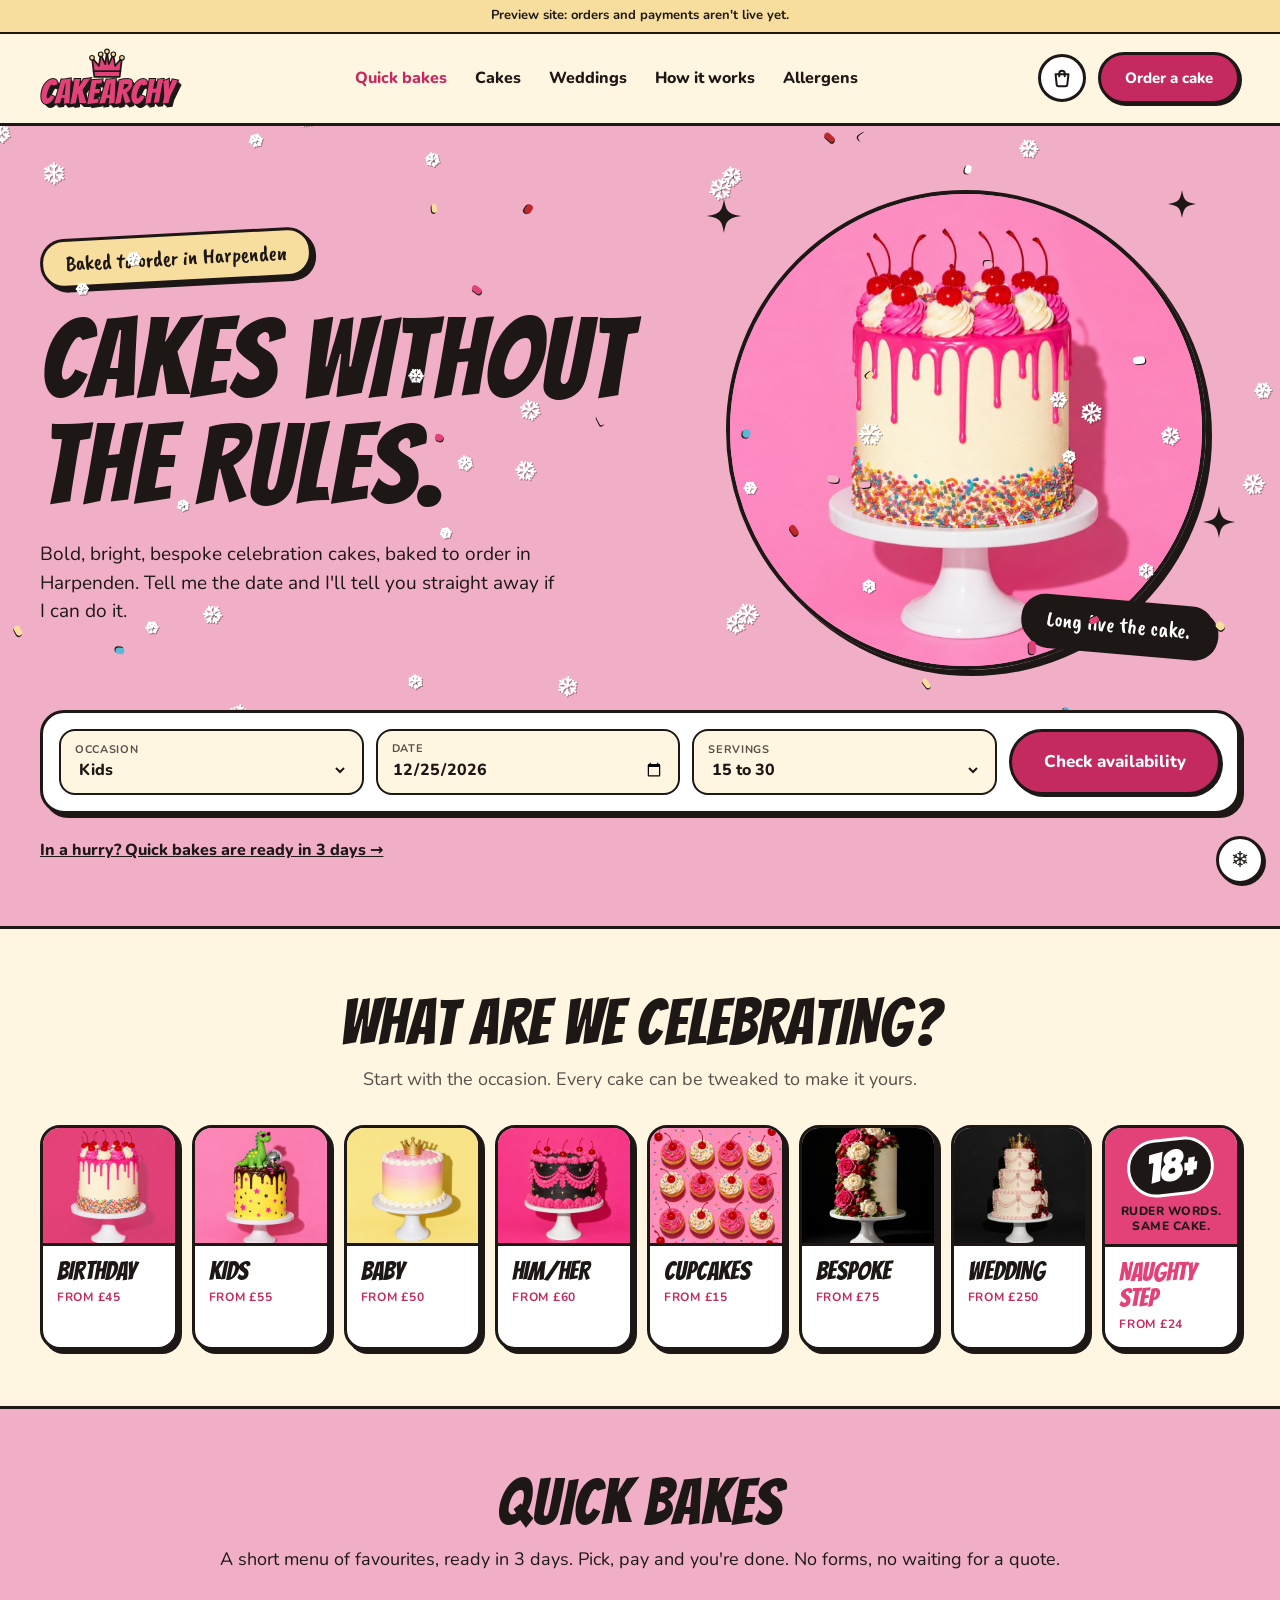
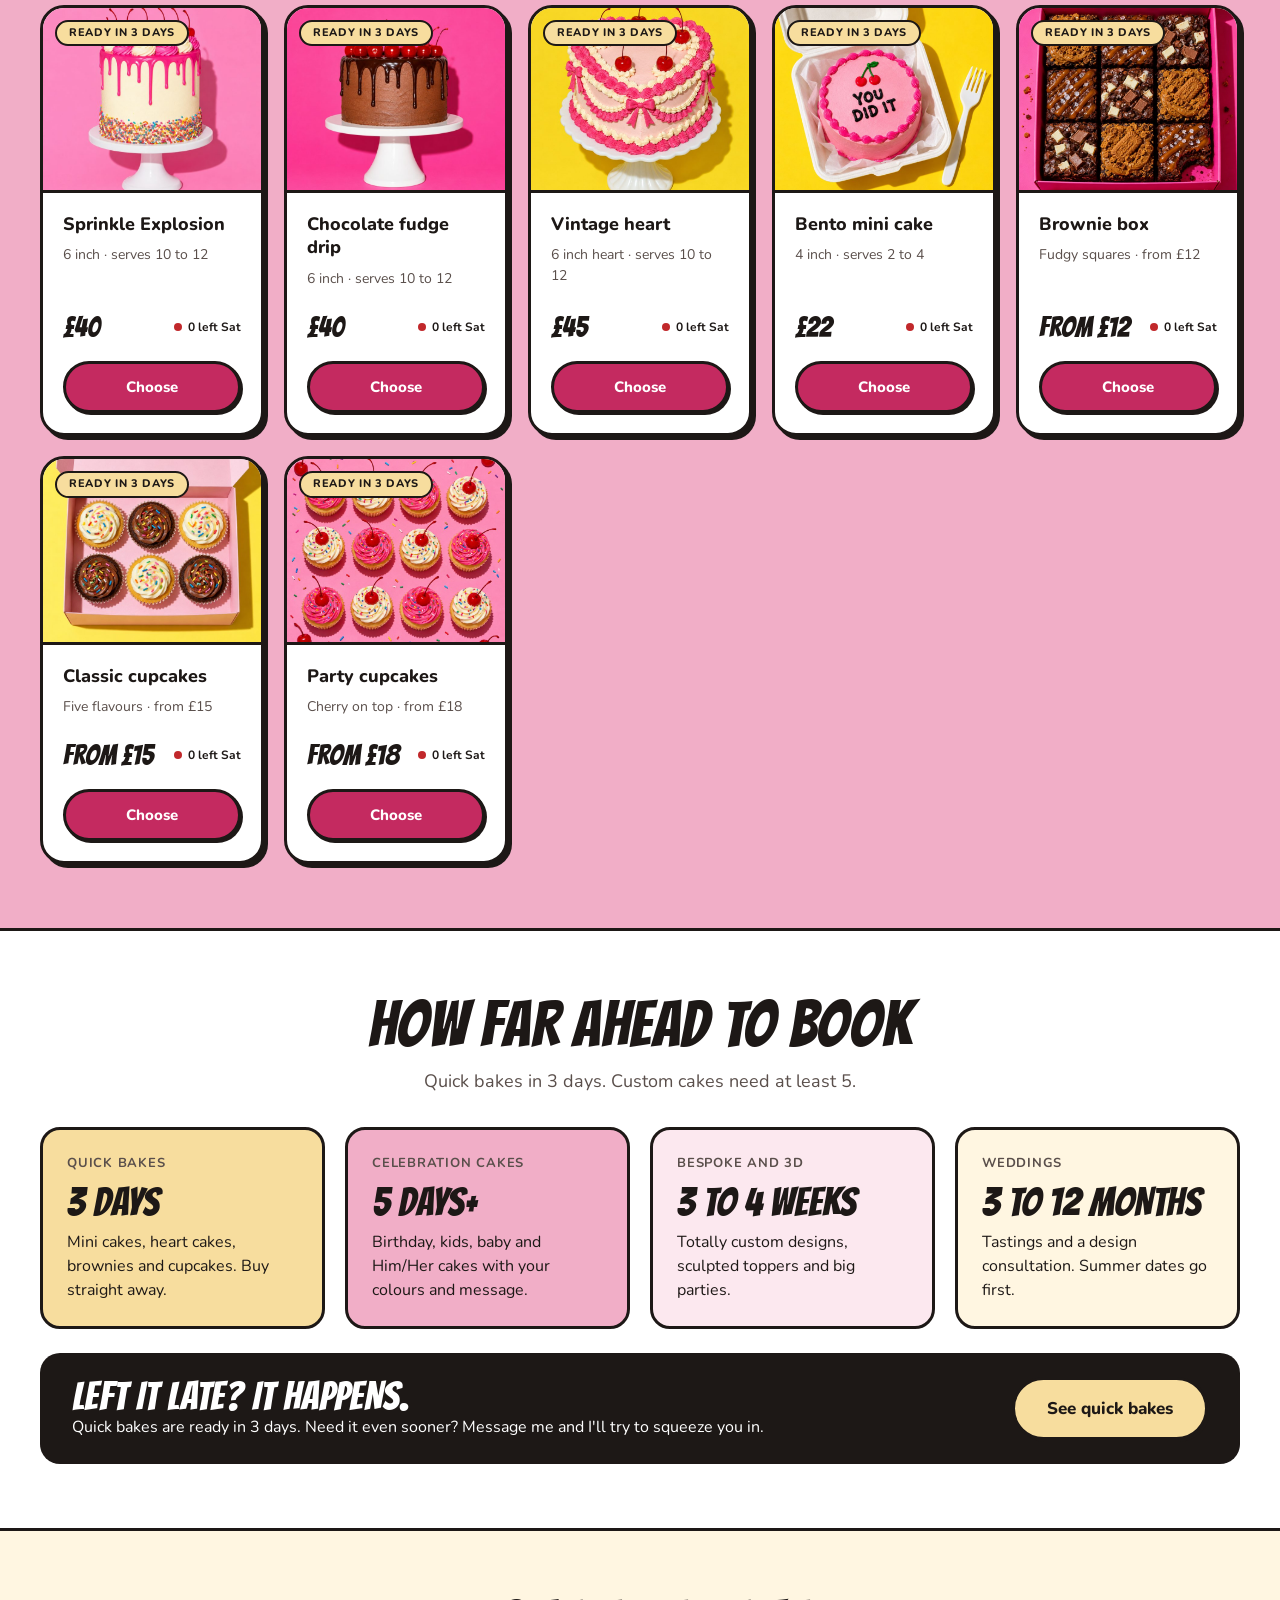
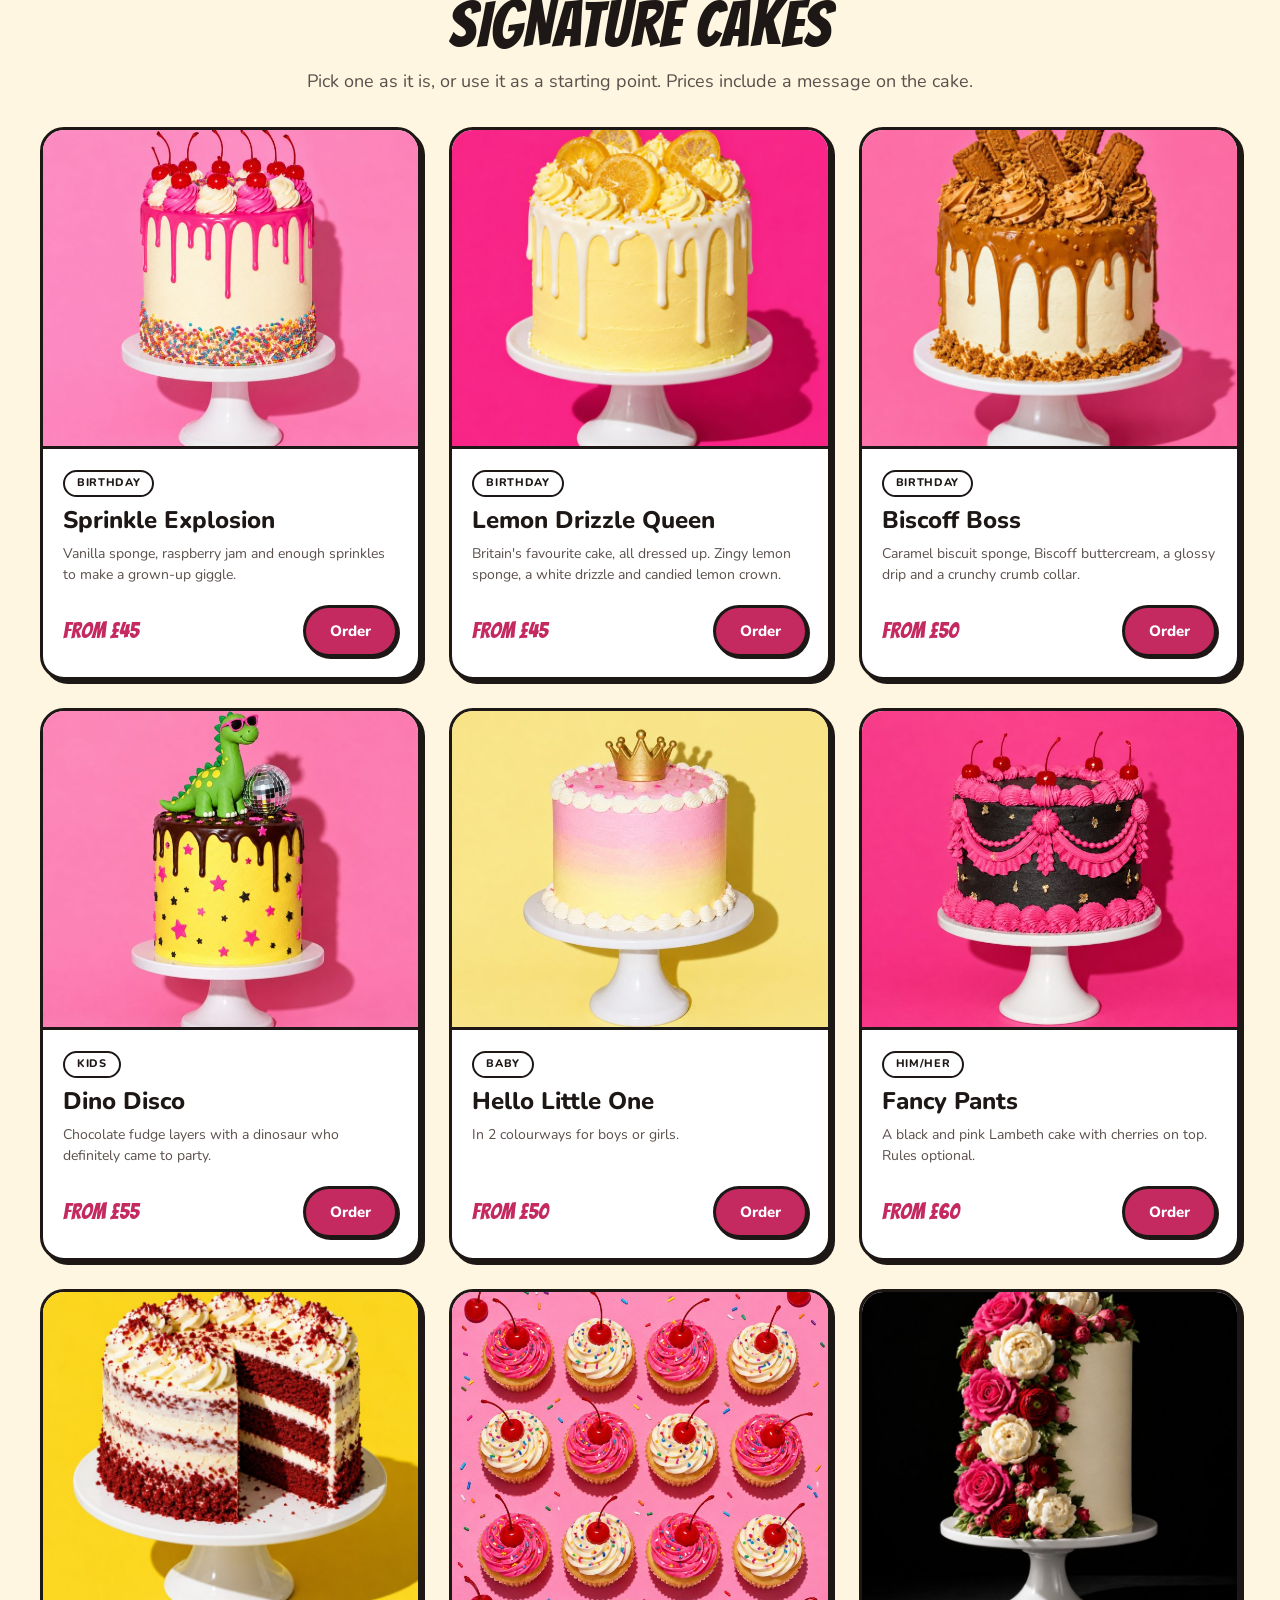
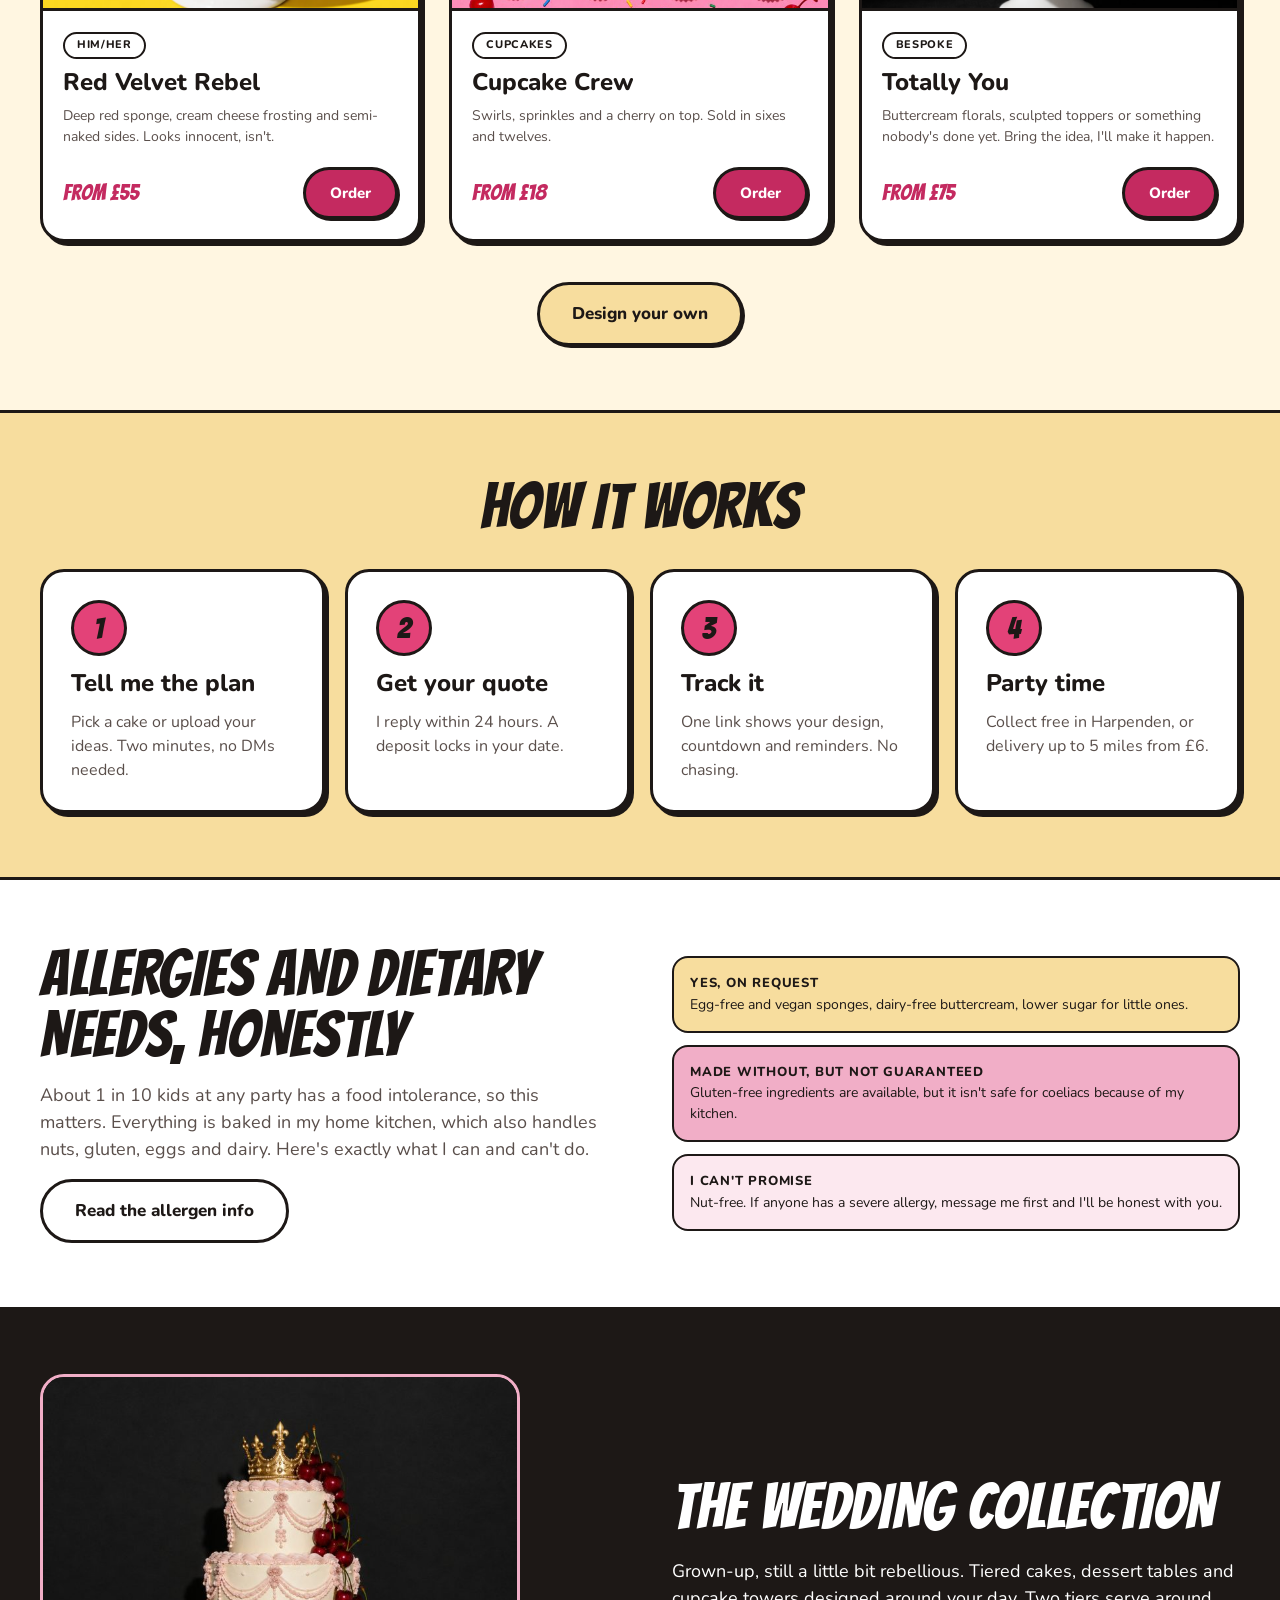
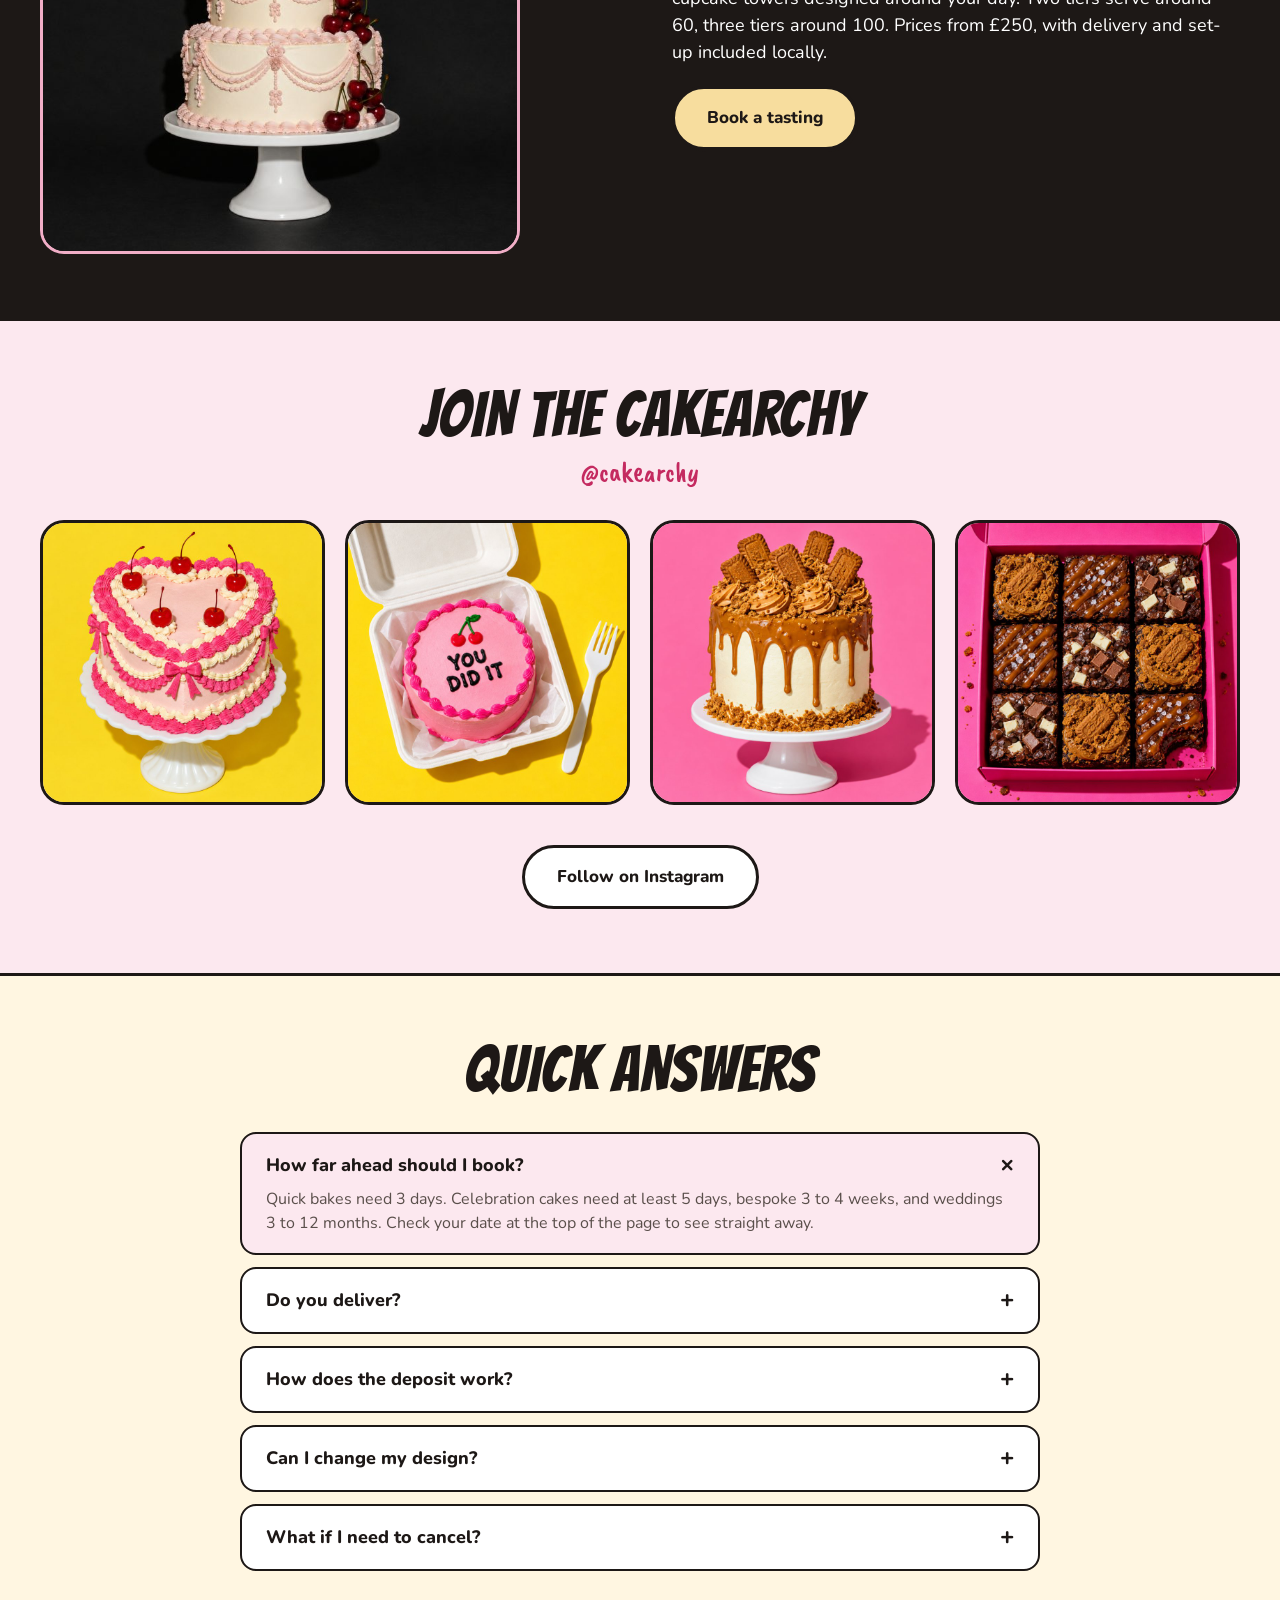
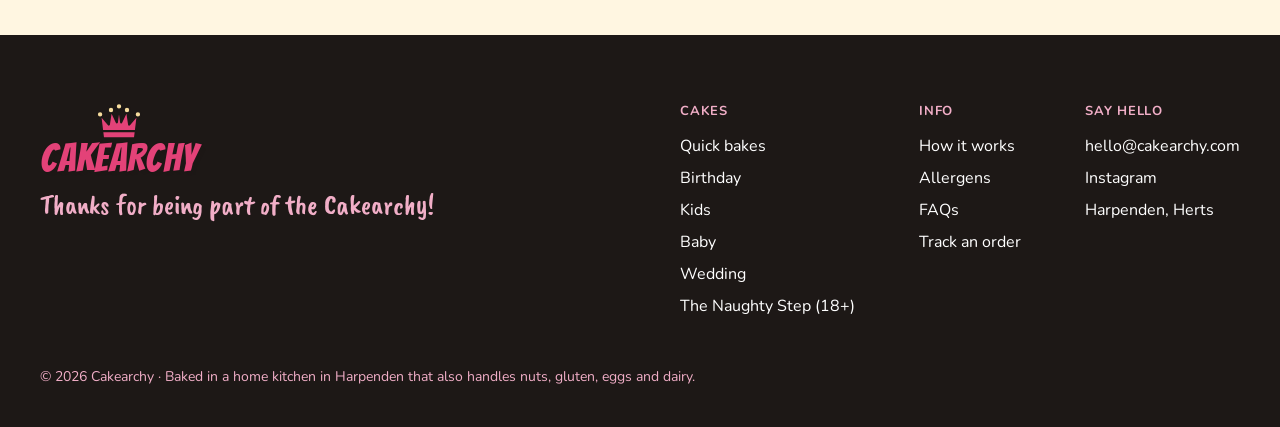
<file: index.html>
<!DOCTYPE html>
<html lang="en-GB">
<head>
  <meta charset="utf-8">
  <meta name="viewport" content="width=device-width, initial-scale=1">
  <title>Cakearchy · Cakes without the rules · Harpenden</title>
  <meta name="description" content="Bold, bright, bespoke celebration cakes and quick bakes, baked to order in Harpenden.">
  <link rel="icon" href="assets/favicon.svg" type="image/svg+xml">
  <link rel="preconnect" href="https://fonts.googleapis.com"><link rel="preconnect" href="https://fonts.gstatic.com" crossorigin>
  <link href="https://fonts.googleapis.com/css2?family=Bangers&family=Caveat+Brush&family=Kaushan+Script&family=Nunito:wght@400;700;800&display=swap" rel="stylesheet">
  <link rel="stylesheet" href="css/styles.css?v=14">
</head>
<body>
  <div id="site-header"></div>
  <main>
    <!-- 1. Hero with date-first search -->
    <section class="hero">
      <div class="wrap">
        <div class="hero-grid">
          <div class="hero-copy">
            <span class="sticker butter tilt-l">Baked to order in Harpenden</span>
            <h1 class="display-xl">CAKES WITHOUT<br>THE RULES.</h1>
            <p class="lead">Bold, bright, bespoke celebration cakes, baked to order in Harpenden. Tell me the date and I'll tell you straight away if I can do it.</p>
          </div>
          <div class="hero-art">
            <img class="photo" src="assets/img/birthday.jpg" alt="Sprinkle Explosion cake with a pink drip and cherries">
            <span class="sticker ink tilt-r">Long live the cake.</span>
            <span class="sparkle" style="top:2%;left:-4%;width:34px" data-sparkle></span>
            <span class="sparkle" style="top:0;right:2%" data-sparkle></span>
            <span class="sparkle" style="bottom:26%;right:-6%;width:32px" data-sparkle></span>
          </div>
        </div>

        <form class="finder" id="finder" aria-label="Check availability">
          <div class="field-box"><div><label for="f-occ">Occasion</label>
            <select id="f-occ" name="occasion"></select></div></div>
          <div class="field-box"><div><label for="f-date">Date</label>
            <input id="f-date" name="date" type="date" required></div></div>
          <div class="field-box"><div><label for="f-guests">Servings</label>
            <select id="f-guests" name="guests"><option>Up to 15</option><option selected>15 to 30</option><option>30 to 50</option><option>50 to 100</option><option>100+</option></select></div></div>
          <button class="btn btn-primary btn-lg" type="submit">Check availability</button>
        </form>
        <div class="finder-result" id="finder-result" aria-live="polite">
          <a href="quick-bakes.html" style="font-weight:800">In a hurry? Quick bakes are ready in 3 days →</a>
        </div>
      </div>
    </section>

    <!-- 2. Shop by occasion -->
    <section class="section" style="padding-bottom:56px">
      <div class="wrap">
        <div class="section-head"><h2>WHAT ARE WE CELEBRATING?</h2><p class="lead">Start with the occasion. Every cake can be tweaked to make it yours.</p></div>
        <div class="tiles" id="tiles"></div>
      </div>
    </section>

    <!-- 3. Quick bakes -->
    <section class="section bg-soft" id="quick">
      <div class="wrap">
        <div class="section-head"><h2>QUICK BAKES</h2><p class="lead" style="color:var(--text)">A short menu of favourites, ready in 3 days. Pick, pay and you're done. No forms, no waiting for a quote.</p></div>
        <div class="grid-5" id="quick-grid"></div>
      </div>
    </section>

    <!-- 4. Lead times -->
    <section class="section bg-surface">
      <div class="wrap">
        <div class="section-head"><h2>HOW FAR AHEAD TO BOOK</h2><p class="lead">Quick bakes in 3 days. Custom cakes need at least 5.</p></div>
        <div class="grid-4" id="lead-cards"></div>
        <div class="banner">
          <div><div class="display-m">LEFT IT LATE? IT HAPPENS.</div><p>Quick bakes are ready in 3 days. Need it even sooner? Message me and I'll try to squeeze you in.</p></div>
          <a class="btn btn-secondary btn-lg" href="quick-bakes.html">See quick bakes</a>
        </div>
      </div>
    </section>

    <!-- 5. Signature cakes -->
    <section class="section" id="cakes">
      <div class="wrap">
        <div class="section-head"><h2>SIGNATURE CAKES</h2><p class="lead">Pick one as it is, or use it as a starting point. Prices include a message on the cake.</p></div>
        <div class="grid-3" id="sig-grid"></div>
        <div style="text-align:center;margin-top:40px"><a class="btn btn-secondary btn-lg" href="order.html">Design your own</a></div>
      </div>
    </section>

    <!-- 6. How it works -->
    <section class="section bg-accent" id="how">
      <div class="wrap">
        <div class="section-head"><h2>HOW IT WORKS</h2></div>
        <div class="grid-4">
          <div class="step-card"><span class="num">1</span><h3>Tell me the plan</h3><p class="muted">Pick a cake or upload your ideas. Two minutes, no DMs needed.</p></div>
          <div class="step-card"><span class="num">2</span><h3>Get your quote</h3><p class="muted">I reply within 24 hours. A deposit locks in your date.</p></div>
          <div class="step-card"><span class="num">3</span><h3>Track it</h3><p class="muted">One link shows your design, countdown and reminders. No chasing.</p></div>
          <div class="step-card"><span class="num">4</span><h3>Party time</h3><p class="muted">Collect free in Harpenden, or delivery up to 5 miles from £6.</p></div>
        </div>
      </div>
    </section>

    <!-- 7. Allergies -->
    <section class="section bg-surface" id="allergies">
      <div class="wrap split">
        <div style="display:grid;gap:16px;justify-items:start">
          <h2>ALLERGIES AND DIETARY NEEDS, HONESTLY</h2>
          <p class="lead">About 1 in 10 kids at any party has a food intolerance, so this matters. Everything is baked in my home kitchen, which also handles nuts, gluten, eggs and dairy. Here's exactly what I can and can't do.</p>
          <a class="btn btn-outline btn-lg" href="allergens.html">Read the allergen info</a>
        </div>
        <div style="display:grid;gap:12px">
          <div class="notice info"><div><strong class="label">Yes, on request</strong><p>Egg-free and vegan sponges, dairy-free buttercream, lower sugar for little ones.</p></div></div>
          <div class="notice good"><div><strong class="label">Made without, but not guaranteed</strong><p>Gluten-free ingredients are available, but it isn't safe for coeliacs because of my kitchen.</p></div></div>
          <div class="notice" style="background:var(--bg-brand-subtle)"><div><strong class="label">I can't promise</strong><p>Nut-free. If anyone has a severe allergy, message me first and I'll be honest with you.</p></div></div>
        </div>
      </div>
    </section>

    <!-- 8. Weddings -->
    <section class="section bg-ink" id="weddings">
      <div class="wrap split">
        <img src="assets/img/wedding.jpg" alt="Three-tier cream wedding cake with pink piping, cherries and a gold crown" style="border:3px solid var(--pink-200);border-radius:24px;max-width:480px;width:100%">
        <div style="display:grid;gap:20px;justify-items:start">
          <h2>THE WEDDING COLLECTION</h2>
          <p class="lead" style="color:#fff">Grown-up, still a little bit rebellious. Tiered cakes, dessert tables and cupcake towers designed around your day. Two tiers serve around 60, three tiers around 100. Prices from £250, with delivery and set-up included locally.</p>
          <a class="btn btn-secondary btn-lg" href="order.html?occasion=wedding">Book a tasting</a>
        </div>
      </div>
    </section>

    <!-- 9. Instagram -->
    <section class="section bg-subtle">
      <div class="wrap">
        <div class="section-head"><h2>JOIN THE CAKEARCHY</h2><span class="hand brand">@cakearchy</span></div>
        <div class="ig-grid">
          <img src="assets/img/heart.jpg" alt="Vintage heart cake with frilly pink piping and cherries" loading="lazy">
          <img src="assets/img/bento.jpg" alt="Pink bento mini cake saying You did it" loading="lazy">
          <img src="assets/img/biscoff.jpg" alt="Biscoff drip cake topped with biscuits" loading="lazy">
          <img src="assets/img/brownies.jpg" alt="Box of Biscoff, salted caramel and triple chocolate brownies" loading="lazy">
        </div>
        <div style="text-align:center;margin-top:40px"><a class="btn btn-outline btn-lg" href="https://instagram.com/cakearchy">Follow on Instagram</a></div>
      </div>
    </section>

    <!-- 10. FAQ -->
    <section class="section" id="faq">
      <div class="wrap">
        <div class="section-head"><h2>QUICK ANSWERS</h2></div>
        <div class="faq">
          <details open><summary>How far ahead should I book?</summary><p>Quick bakes need 3 days. Celebration cakes need at least 5 days, bespoke 3 to 4 weeks, and weddings 3 to 12 months. Check your date at the top of the page to see straight away.</p></details>
          <details><summary>Do you deliver?</summary><p>Yes, up to 5 miles from Harpenden. It's £6 within Harpenden and £10 up to 5 miles. Collection from Harpenden is free.</p></details>
          <details><summary>How does the deposit work?</summary><p>For custom cakes, a 30% deposit secures your date and the rest is due a week before collection. Quick bakes are paid in full when you order.</p></details>
          <details><summary>Can I change my design?</summary><p>Of course, up to 7 days before collection. After that the ingredients are bought and the decorating is underway.</p></details>
          <details><summary>What if I need to cancel?</summary><p>Let me know as soon as you can. Custom cake deposits are refundable up to 14 days before your date. Quick bakes can be cancelled free up to 48 hours before.</p></details>
        </div>
      </div>
    </section>
  </main>
  <div id="site-footer"></div>

  <script src="js/config.js?v=14"></script>
  <script src="js/site.js?v=14"></script>
  <script src="js/home.js?v=14"></script>
  <script src="js/festive.js?v=14"></script>
</body>
</html>
</file>
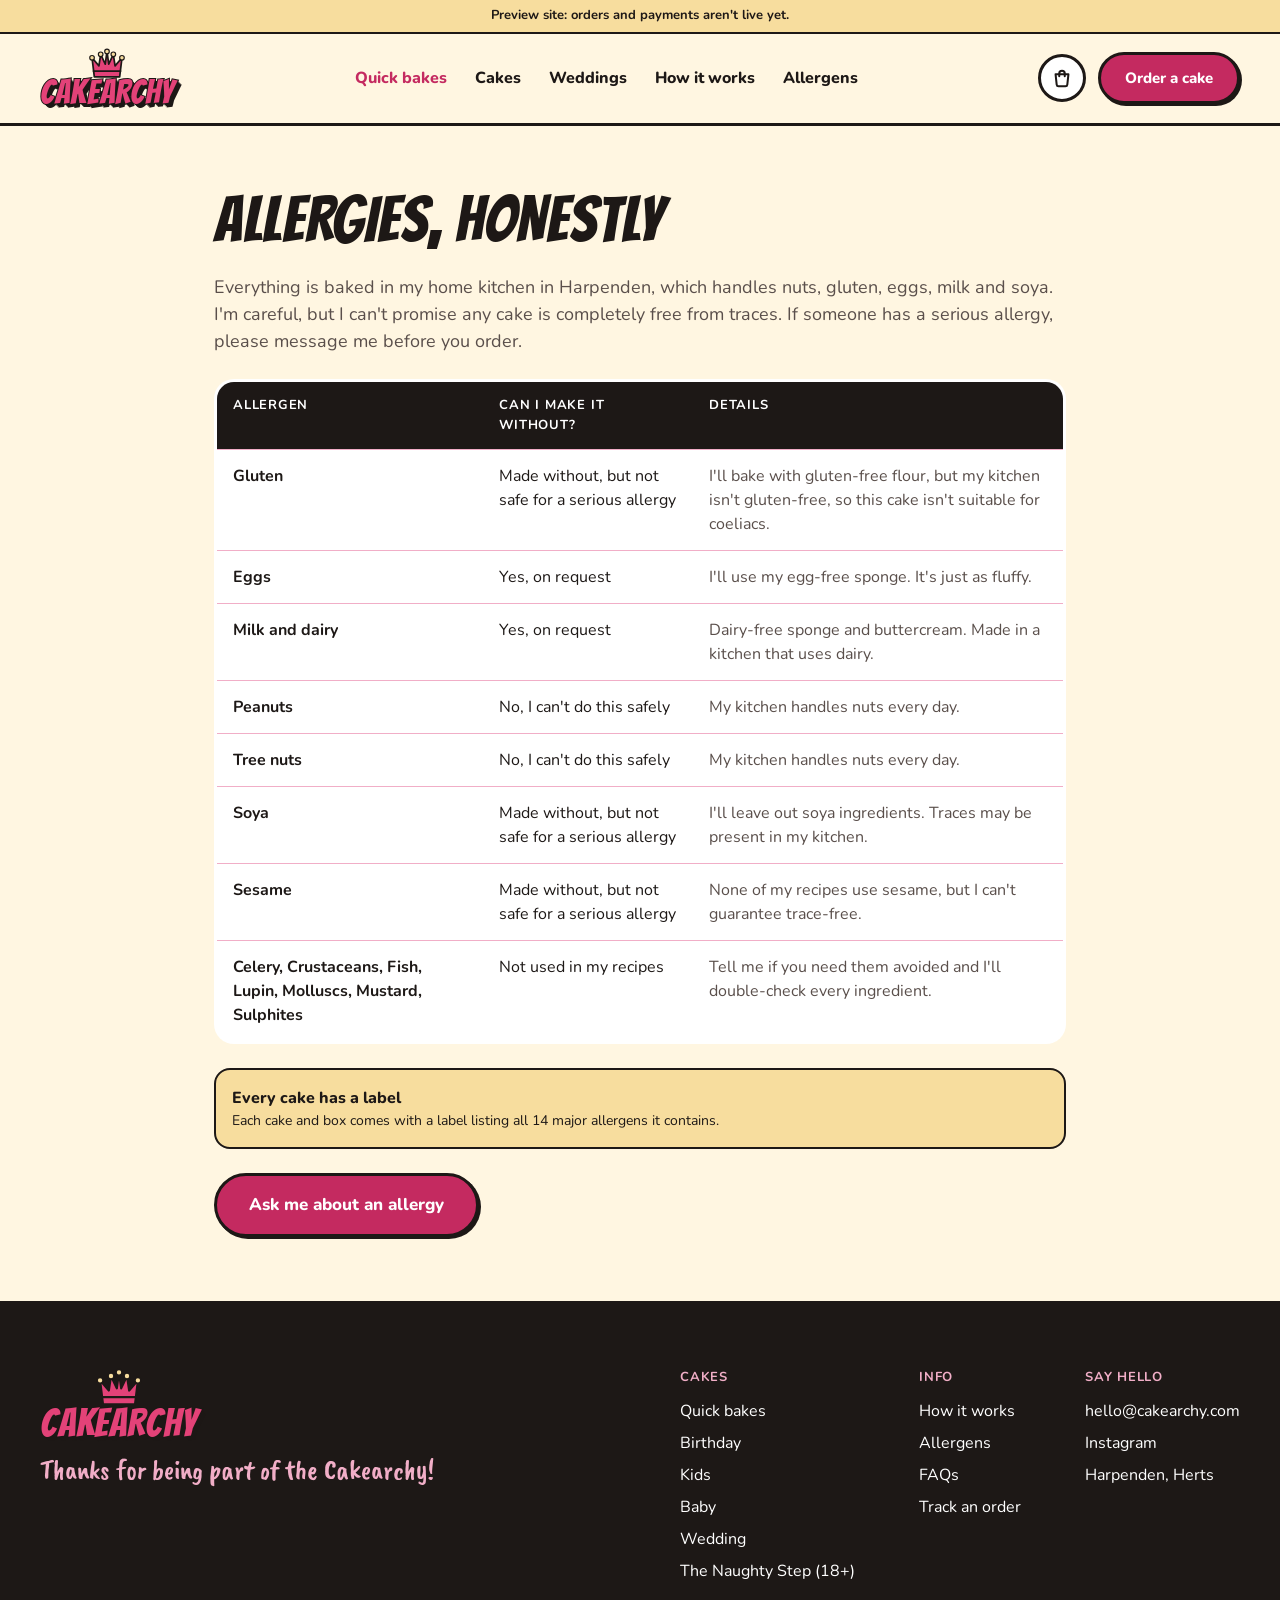
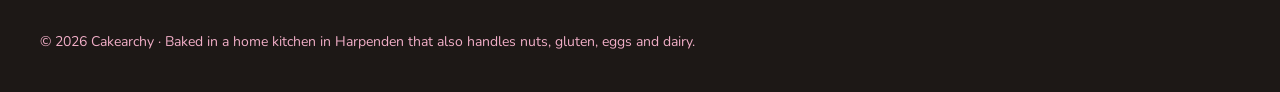
<file: allergens.html>
<!DOCTYPE html>
<html lang="en-GB">
<head>
  <meta charset="utf-8">
  <meta name="viewport" content="width=device-width, initial-scale=1">
  <title>Allergens · Cakearchy</title>
  <link rel="icon" href="assets/favicon.svg" type="image/svg+xml">
  <link rel="preconnect" href="https://fonts.googleapis.com"><link rel="preconnect" href="https://fonts.gstatic.com" crossorigin>
  <link href="https://fonts.googleapis.com/css2?family=Bangers&family=Caveat+Brush&family=Kaushan+Script&family=Nunito:wght@400;700;800&display=swap" rel="stylesheet">
  <link rel="stylesheet" href="css/styles.css?v=14">
  <style>
    table { width: 100%; border-collapse: collapse; border: 3px solid var(--border); border-radius: 20px; overflow: hidden; background: var(--bg-surface); }
    th, td { text-align: left; padding: 14px 16px; border-bottom: 1px solid var(--pink-200); vertical-align: top; }
    th { background: var(--bg-inverse); color: #fff; font-size: 13px; letter-spacing: .06em; text-transform: uppercase; }
  </style>
</head>
<body>
  <div id="site-header"></div>
  <main>
    <section class="section">
      <div class="wrap" style="max-width:900px;display:grid;gap:24px">
        <h1 class="display-l">ALLERGIES, HONESTLY</h1>
        <p class="lead">Everything is baked in my home kitchen in Harpenden, which handles nuts, gluten, eggs, milk and soya. I'm careful, but I can't promise any cake is completely free from traces. If someone has a serious allergy, please message me before you order.</p>
        <div id="table"></div>
        <div class="notice info"><div><strong>Every cake has a label</strong><p>Each cake and box comes with a label listing all 14 major allergens it contains.</p></div></div>
        <a class="btn btn-primary btn-lg" style="justify-self:start" href="mailto:hello@cakearchy.com?subject=Allergy question">Ask me about an allergy</a>
      </div>
    </section>
  </main>
  <div id="site-footer"></div>
  <script src="js/config.js?v=14"></script>
  <script src="js/site.js?v=14"></script>
  <script>
    document.addEventListener('DOMContentLoaded', () => {
      const { C } = window.CA;
      const say = { yes: 'Yes, on request', ingredients: 'Made without, but not safe for a serious allergy', no: 'No, I can\'t do this safely' };
      document.getElementById('table').innerHTML = `<table><thead><tr><th>Allergen</th><th>Can I make it without?</th><th>Details</th></tr></thead><tbody>${
        C.allergens.map(a => `<tr><td><strong>${a.name}</strong></td><td>${say[a.can]}</td><td class="muted">${a.okBody || 'My kitchen handles nuts every day.'}</td></tr>`).join('')}
        <tr><td><strong>${C.otherAllergens.join(', ')}</strong></td><td>Not used in my recipes</td><td class="muted">Tell me if you need them avoided and I'll double-check every ingredient.</td></tr></tbody></table>`;
    });
  </script>
</body>
</html>
</file>
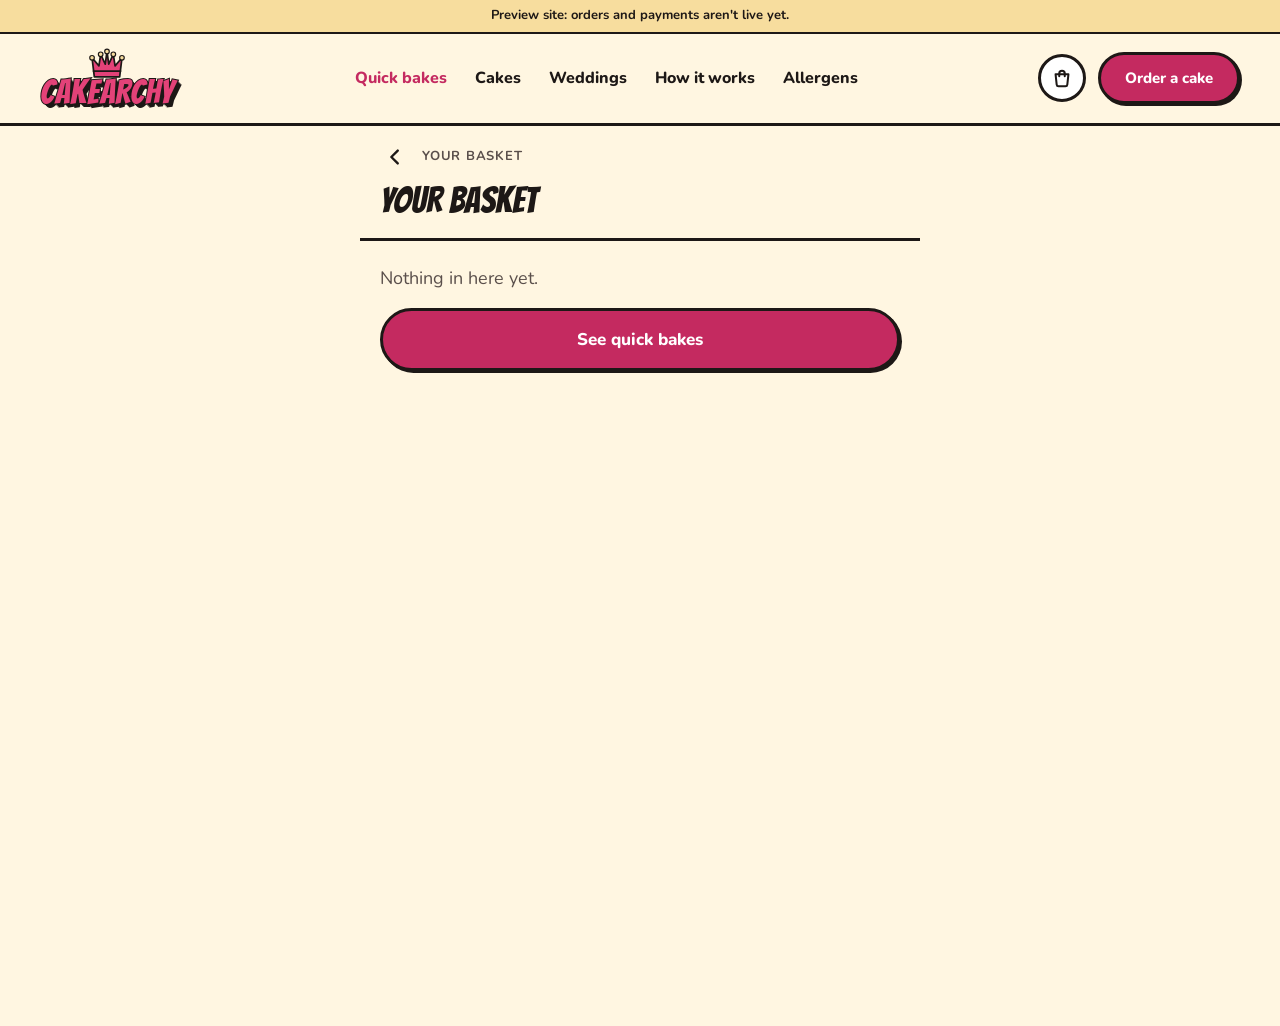
<file: basket.html>
<!DOCTYPE html>
<html lang="en-GB">
<head>
  <meta charset="utf-8">
  <meta name="viewport" content="width=device-width, initial-scale=1">
  <title>Your basket · Cakearchy</title>
  <link rel="icon" href="assets/favicon.svg" type="image/svg+xml">
  <link rel="preconnect" href="https://fonts.googleapis.com"><link rel="preconnect" href="https://fonts.gstatic.com" crossorigin>
  <link href="https://fonts.googleapis.com/css2?family=Bangers&family=Caveat+Brush&family=Kaushan+Script&family=Nunito:wght@400;700;800&display=swap" rel="stylesheet">
  <link rel="stylesheet" href="css/styles.css?v=14">
  <style>
    .line { display: flex; gap: 12px; align-items: center; padding: 12px; border: 2px solid var(--border); border-radius: 16px; background: var(--bg-surface); }
    .line img { width: 64px; height: 64px; border-radius: 12px; border: 2px solid var(--border); object-fit: cover; }
    .line .x { background: none; border: 0; font-weight: 800; text-decoration: underline; cursor: pointer; color: var(--text-2); font-size: 13px; }
    .pay { display: flex; justify-content: center; align-items: center; padding: 16px; border-radius: 999px; border: 2px solid var(--border); font-weight: 800; cursor: pointer; width: 100%; }
    .pay.wallet { background: var(--bg-inverse); color: #fff; }
    .pay.card { background: var(--bg-surface); }
  </style>
</head>
<body>
  <div id="site-header"></div>
  <main class="flow">
    <div class="flow-head"><div class="row"><a class="back" href="quick-bakes.html" aria-label="Back to quick bakes" data-icon="back"></a><span class="label">Your basket</span></div><div class="flow-title" id="title">YOUR BASKET</div></div>

    <div class="flow-body" id="empty" hidden>
      <p class="lead">Nothing in here yet.</p>
      <a class="btn btn-primary btn-lg btn-block" href="quick-bakes.html">See quick bakes</a>
    </div>

    <form class="flow-body" id="checkout" novalidate>
      <div class="form-grid" id="lines"></div>
      <div id="upsell"></div>

      <span class="label muted">How will it get to you?</span>
      <label class="choice"><input type="radio" name="get" value="collect" checked><span class="dot"></span><span class="txt"><strong>Collect from Harpenden</strong><small>Free. Exact address sent once your order is confirmed</small></span><span class="amt">Free</span></label>
      <label class="choice"><input type="radio" name="get" value="deliver"><span class="dot"></span><span class="txt"><strong>Local delivery</strong><small>Up to 5 miles from Harpenden</small></span><span class="amt">From £6</span></label>
      <div class="field hidden" id="pc-wrap"><label class="label" for="pc">Delivery postcode</label><input class="input" id="pc" autocomplete="postal-code" placeholder="AL5 2AB"><div id="pc-msg" style="margin-top:10px"></div></div>
      <div class="field"><label class="label" for="slot">Time slot</label>
        <select class="input" id="slot"><option>9 to 10am</option><option selected>10 to 11am</option><option>11am to 12pm</option><option>Friday evening, 5 to 7pm</option></select></div>

      <span class="label muted">Your details</span>
      <div class="field"><label class="label" for="name">Name</label><input class="input" id="name" autocomplete="name" required></div>
      <div class="field"><label class="label" for="mobile">Mobile</label><input class="input" id="mobile" type="tel" autocomplete="tel" required></div>
      <div class="field"><label class="label" for="email">Email</label><input class="input" id="email" type="email" autocomplete="email" required></div>
      <label class="choice"><input type="checkbox" id="allergen-ok"><span class="box"></span><span class="txt"><strong>I've checked the allergen information</strong><small id="allergen-line">Made in a kitchen that handles nuts, gluten, eggs and dairy.</small></span></label>
      <div id="err"></div>

      <span class="label muted">Pay</span>
      <button class="pay wallet" type="submit">Pay with Apple Pay or Google Pay</button>
      <button class="pay card" type="submit">Pay by card</button>
      <p class="small muted">Free cancellation up to 48 hours before collection. Payments aren't live on this preview, so nothing will be charged.</p>
    </form>

    <div class="flow-bar" id="bar"><div class="total"><span class="label muted">Total</span><div class="price" id="total">£0</div></div><button class="btn btn-primary btn-lg" form="checkout" type="submit" id="pay-btn">Pay</button></div>
  </main>

  <main class="flow hidden" id="done" style="background:var(--bg-accent)">
    <div class="flow-body" style="text-align:center;justify-items:center;padding-top:48px">
      <span class="sticker tilt-l">Paid and booked. Easy.</span>
      <h1 class="display-xl" style="font-size:60px">YOU'RE ALL SET!</h1>
      <p class="lead" style="color:var(--text)" id="done-msg"></p>
      <div class="timeline" style="text-align:left;width:100%"><strong class="label brand">What happens next</strong>
        <ul><li><span class="d"></span><span>The day before: a text reminder with your slot</span></li><li><span class="d"></span><span>On the day: grab your box and carry it flat</span></li><li><span class="d"></span><span>After the party: tag @cakearchy so I can see the chaos</span></li></ul></div>
      <a class="btn btn-primary btn-lg btn-block" href="track.html?type=quick">View my order</a>
      <a class="btn btn-outline btn-lg btn-block" href="order.html">Planning something bigger? Get a custom quote</a>
    </div>
  </main>
  <script src="js/config.js?v=14"></script>
  <script src="js/site.js?v=14"></script>
  <script>
  document.addEventListener('DOMContentLoaded', () => {
    const { C, $, $$, basket, money, notice, deliveryQuote, short, ICON, store } = window.CA;
    $$('[data-icon]').forEach(e => e.innerHTML = ICON[e.dataset.icon]);
    let delivery = 0;
    const render = () => {
      const items = basket.items();
      if (!items.length) { $('#empty').hidden = false; $('#checkout').classList.add('hidden'); $('#bar').classList.add('hidden'); return; }
      $('#lines').innerHTML = items.map(i => `<div class="line"><img src="${i.img}" alt=""><div style="flex:1"><h4>${i.name}</h4><p class="small muted">${i.details || ''}</p><p class="small"><strong>${short(i.date)}</strong> · <button type="button" class="x" data-remove="${i.key}">Remove</button></p></div><strong>${money(i.price)}</strong></div>`).join('');
      const hasCup = items.some(i => i.id === 'classic' || i.id === 'party');
      $('#upsell').innerHTML = hasCup ? '' : notice('good', 'Add 6 classic cupcakes for £15?', 'Handy for party bags or the grown-ups. <a href="quick-bakes.html?item=classic">Add them</a>');
      const all = [...new Set(items.flatMap(i => (i.allergens || '').split(/, | and /)))].filter(Boolean);
      $('#allergen-line').textContent = `Contains ${all.join(', ')}. Made in a kitchen that handles nuts, gluten, eggs and dairy.`;
      const t = basket.total() + delivery; $('#total').textContent = money(t); $('#pay-btn').textContent = 'Pay ' + money(t);
    };
    $('#lines').addEventListener('click', e => { const k = e.target.dataset.remove; if (k) { basket.remove(Number(k)); render(); } });
    $$('input[name=get]').forEach(r => r.addEventListener('change', () => { const d = $('input[name=get]:checked').value === 'deliver'; $('#pc-wrap').classList.toggle('hidden', !d); if (!d) delivery = 0; render(); }));
    $('#pc').addEventListener('input', () => { const q = deliveryQuote($('#pc').value); delivery = q.ok ? q.fee : 0;
      $('#pc-msg').innerHTML = $('#pc').value.length < 2 ? '' : notice(q.ok ? 'good' : 'warn', q.msg, q.ok ? 'Delivered in your chosen slot.' : 'Switch to collection, or message me.'); render(); });
    $('#checkout').addEventListener('submit', e => {
      e.preventDefault();
      const miss = ['name', 'mobile', 'email'].filter(id => !$('#' + id).value.trim());
      if (miss.length || !$('#allergen-ok').checked || ($('input[name=get]:checked').value === 'deliver' && !delivery)) {
        $('#err').innerHTML = notice('warn', 'Nearly there', [miss.length ? 'Fill in your name, mobile and email.' : '', !$('#allergen-ok').checked ? 'Tick to confirm you\'ve checked the allergens.' : '', ($('input[name=get]:checked').value === 'deliver' && !delivery) ? 'Add a postcode inside the delivery area.' : ''].filter(Boolean).join(' '));
        return;
      }
      const items = basket.items(); const first = items[0];
      const taken = store.get('taken', {}); items.forEach(i => taken[i.date] = (taken[i.date] || 0) + 1); store.set('taken', taken);
      store.set('lastQuick', { items, name: $('#name').value, total: basket.total() + delivery, slot: $('#slot').value, get: $('input[name=get]:checked').value });
      $('#done-msg').textContent = `Thanks ${$('#name').value.split(' ')[0]}. ${items.length > 1 ? 'Your bakes' : 'Your ' + first.name.toLowerCase()} will be ready on ${short(first.date)}, ${$('#slot').value}. I've texted you the details and a link to your order.`;
      basket.clear(); document.querySelector('main.flow').classList.add('hidden'); $('#done').classList.remove('hidden'); window.scrollTo(0, 0);
    });
    render();
  });
  </script>
</body>
</html>
</file>
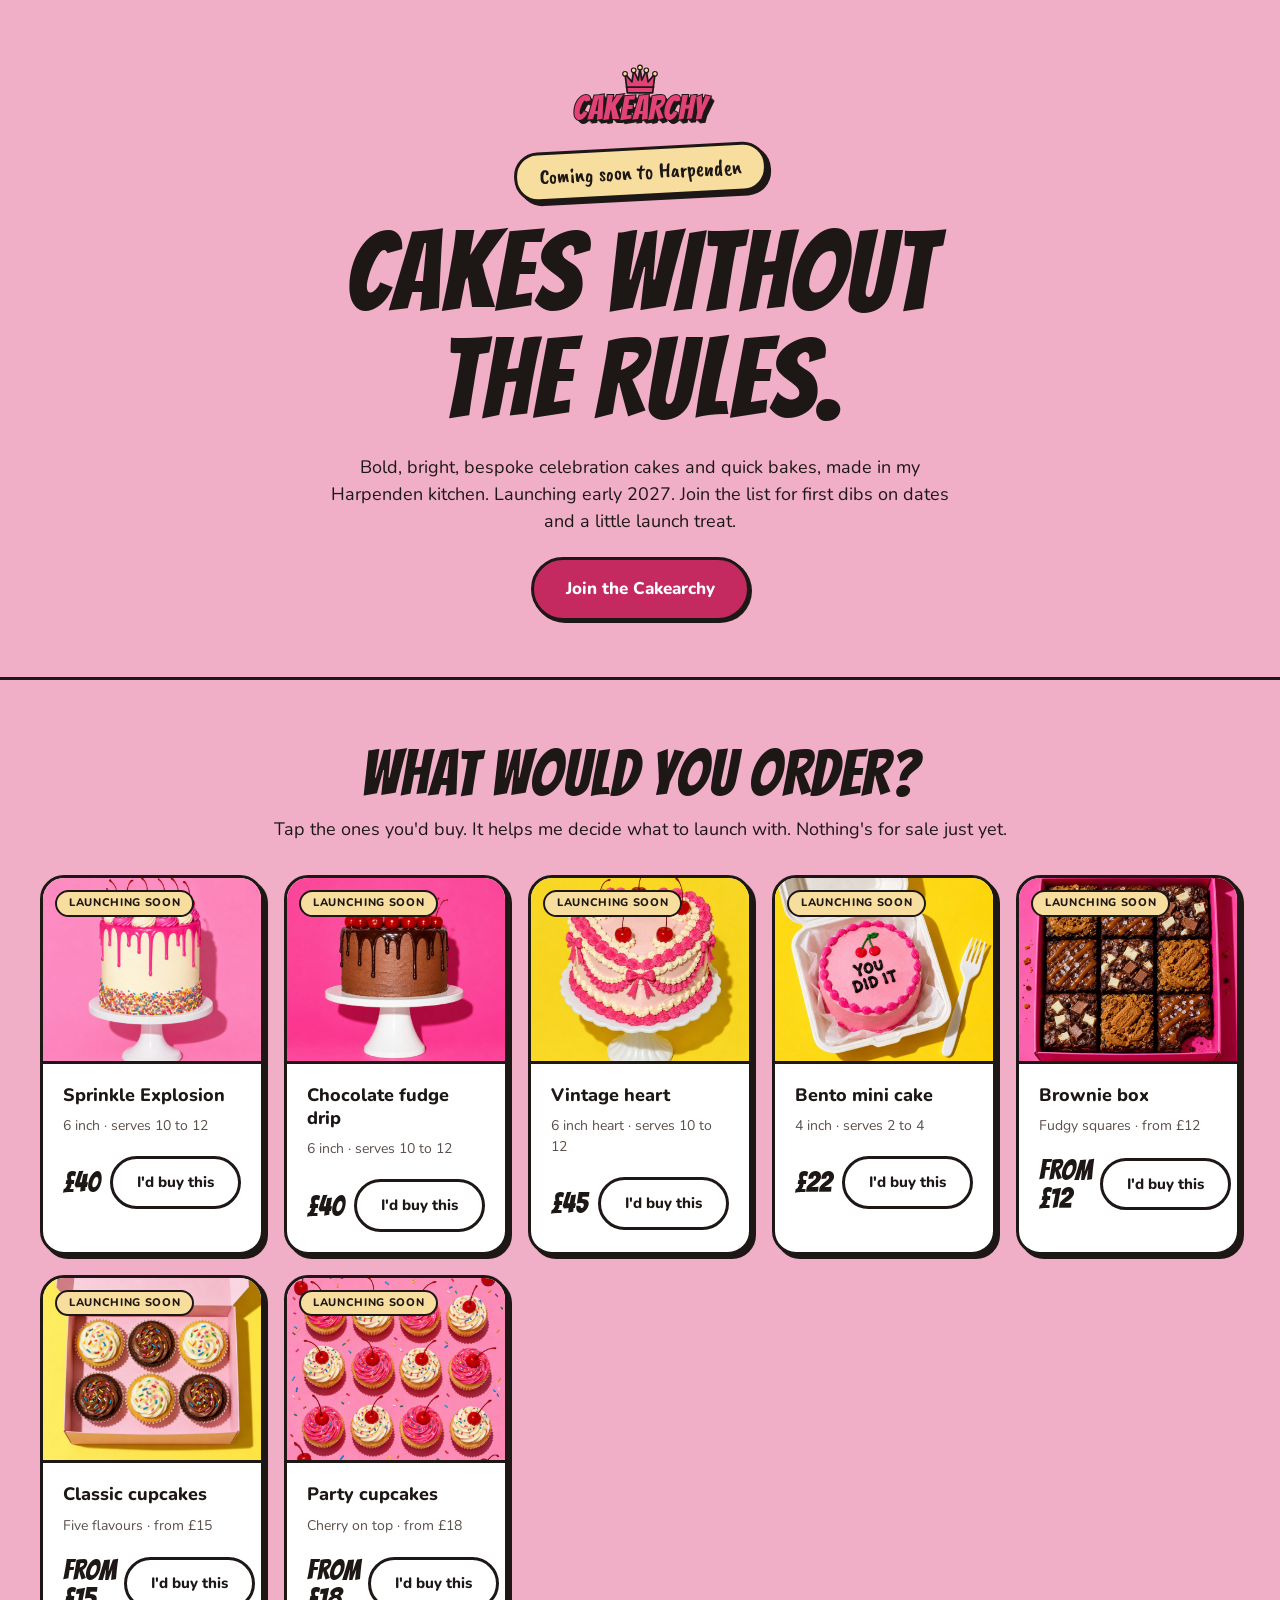
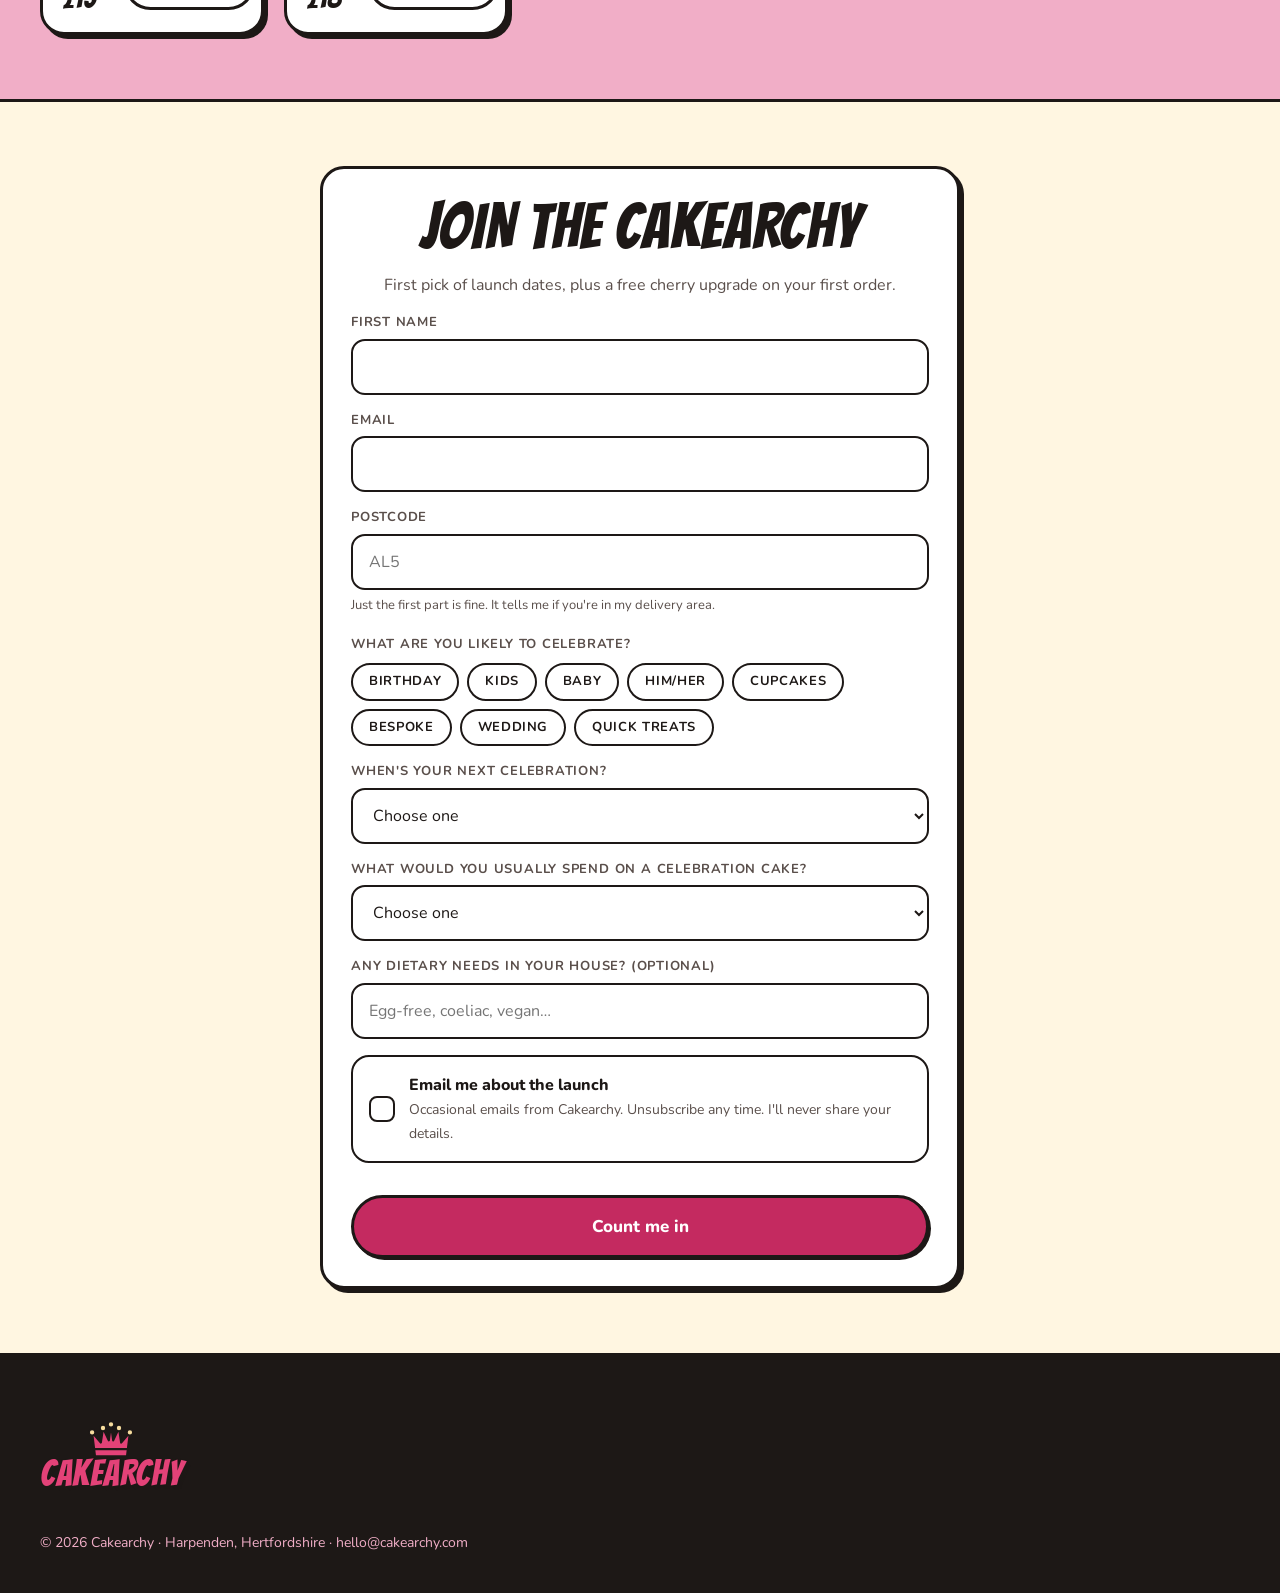
<file: coming-soon.html>
<!DOCTYPE html>
<html lang="en-GB">
<head>
  <meta charset="utf-8">
  <meta name="viewport" content="width=device-width, initial-scale=1">
  <title>Cakearchy · Coming soon to Harpenden</title>
  <meta name="description" content="Bold, bright, bespoke cakes. Coming soon to Harpenden. Join the list for first dibs on launch dates.">
  <link rel="icon" href="assets/favicon.svg" type="image/svg+xml">
  <link rel="preconnect" href="https://fonts.googleapis.com"><link rel="preconnect" href="https://fonts.gstatic.com" crossorigin>
  <link href="https://fonts.googleapis.com/css2?family=Bangers&family=Caveat+Brush&family=Kaushan+Script&family=Nunito:wght@400;700;800&display=swap" rel="stylesheet">
  <link rel="stylesheet" href="css/styles.css?v=14">
  <style>
    .cs-head { display: flex; justify-content: center; padding: 24px 0 0; }
    .want { display: flex; justify-content: space-between; align-items: center; gap: 8px; padding: 0 20px 20px; }
    .want .btn[aria-pressed="true"] { background: var(--bg-inverse); color: #fff; }
    .signup { background: var(--bg-surface); border: 3px solid var(--border); border-radius: 24px; box-shadow: var(--shadow); padding: 28px; display: grid; gap: 16px; max-width: 640px; margin: 0 auto; }
  </style>
</head>
<body>
  <main>
    <section class="hero" style="text-align:center">
      <div class="wrap" style="display:grid;gap:22px;justify-items:center">
        <a class="logo" href="#" aria-label="Cakearchy" id="logo"></a>
        <span class="sticker butter tilt-l">Coming soon to Harpenden</span>
        <h1 class="display-xl">CAKES WITHOUT<br>THE RULES.</h1>
        <p class="lead" style="color:var(--text);max-width:640px">Bold, bright, bespoke celebration cakes and quick bakes, made in my Harpenden kitchen. Launching <span data-launch></span>. Join the list for first dibs on dates and a little launch treat.</p>
        <a class="btn btn-primary btn-lg" href="#join">Join the Cakearchy</a>
      </div>
    </section>

    <section class="section bg-soft">
      <div class="wrap">
        <div class="section-head"><h2>WHAT WOULD YOU ORDER?</h2><p class="lead" style="color:var(--text)">Tap the ones you'd buy. It helps me decide what to launch with. Nothing's for sale just yet.</p></div>
        <div class="grid-5" id="menu"></div>
      </div>
    </section>

    <section class="section" id="join">
      <div class="wrap">
        <form class="signup" id="signup" novalidate>
          <h2 style="text-align:center">JOIN THE CAKEARCHY</h2>
          <p class="muted" style="text-align:center">First pick of launch dates, plus a free cherry upgrade on your first order.</p>
          <div class="field"><label class="label" for="name">First name</label><input class="input" id="name" name="name" autocomplete="given-name" required></div>
          <div class="field"><label class="label" for="email">Email</label><input class="input" id="email" name="email" type="email" autocomplete="email" required></div>
          <div class="field"><label class="label" for="postcode">Postcode</label><input class="input" id="postcode" name="postcode" autocomplete="postal-code" placeholder="AL5" required><small class="muted">Just the first part is fine. It tells me if you're in my delivery area.</small></div>
          <div><span class="label muted">What are you likely to celebrate?</span><div class="chips" id="occ" style="margin-top:8px"></div></div>
          <div class="field"><label class="label" for="next">When's your next celebration?</label>
            <select class="input" id="next" name="next"><option value="">Choose one</option><option>In the next month</option><option>1 to 3 months</option><option>3 to 6 months</option><option>6 months or more</option><option>Not sure yet</option></select></div>
          <div class="field"><label class="label" for="budget">What would you usually spend on a celebration cake?</label>
            <select class="input" id="budget" name="budget"><option value="">Choose one</option><option>Under £30</option><option>£30 to £50</option><option>£50 to £80</option><option>£80 to £120</option><option>£120+</option></select></div>
          <div class="field"><label class="label" for="dietary">Any dietary needs in your house? (optional)</label><input class="input" id="dietary" name="dietary" placeholder="Egg-free, coeliac, vegan…"></div>
          <label class="choice"><input type="checkbox" id="consent" required><span class="box"></span><span class="txt"><strong>Email me about the launch</strong><small>Occasional emails from Cakearchy. Unsubscribe any time. I'll never share your details.</small></span></label>
          <div id="err"></div>
          <button class="btn btn-primary btn-lg btn-block" type="submit">Count me in</button>
        </form>
        <div class="signup hidden" id="thanks" style="text-align:center;justify-items:center">
          <span class="sticker tilt-l">You're in!</span>
          <h2>THANKS FOR BEING PART OF THE CAKEARCHY</h2>
          <p class="lead">I'll email you before launch with first dibs on dates. In the meantime, come and say hi on Instagram.</p>
          <a class="btn btn-secondary btn-lg" href="https://instagram.com/cakearchy">Follow @cakearchy</a>
        </div>
      </div>
    </section>
  </main>
  <footer class="site-footer"><div class="wrap"><span class="logo" id="foot-logo"></span><p class="legal">© 2026 Cakearchy · Harpenden, Hertfordshire · hello@cakearchy.com</p></div></footer>

  <script src="js/config.js?v=14"></script>
  <script src="js/site.js?v=14"></script>
  <script>
  document.addEventListener('DOMContentLoaded', () => {
    const { C, $, $$, store, money, notice, CROWN } = window.CA;
    $('#logo').innerHTML = CROWN + '<span class="wordmark">CAKEARCHY</span>';
    $('#foot-logo').innerHTML = CROWN + '<span class="wordmark" style="font-size:36px">CAKEARCHY</span>';
    $$('[data-launch]').forEach(e => e.textContent = C.business.launchMonth);
    const wants = new Set(store.get('wants', []));
    $('#menu').innerHTML = C.quickBakes.map(q => `<article class="card qb"><img src="${q.img}" alt="${q.name}" loading="lazy"><span class="tag butter">Launching soon</span>
      <div class="card-body"><h4>${q.name}</h4><p class="small muted">${q.sub}</p></div>
      <div class="want"><span class="price">${q.sizes.length > 1 ? 'From ' : ''}${money(Math.min(...q.sizes.map(s => s.price)))}</span><button type="button" class="btn btn-outline" data-want="${q.id}" aria-pressed="${wants.has(q.id)}">I'd buy this</button></div></article>`).join('');
    $('#menu').addEventListener('click', e => { const b = e.target.closest('[data-want]'); if (!b) return; const id = b.dataset.want;
      wants.has(id) ? wants.delete(id) : wants.add(id); b.setAttribute('aria-pressed', wants.has(id)); store.set('wants', [...wants]); });
    const occ = [...C.occasions.map(o => o.name), 'Quick treats'];
    $('#occ').innerHTML = occ.map(o => `<button type="button" class="chip" aria-pressed="false">${o}</button>`).join('');
    $('#occ').addEventListener('click', e => { const b = e.target.closest('.chip'); if (b) b.setAttribute('aria-pressed', b.getAttribute('aria-pressed') !== 'true'); });

    $('#signup').addEventListener('submit', async e => {
      e.preventDefault();
      if (!$('#name').value.trim() || !/\S+@\S+\.\S+/.test($('#email').value) || !$('#postcode').value.trim()) { $('#err').innerHTML = notice('warn', 'Nearly there', 'Add your name, email and postcode.'); return; }
      if (!$('#consent').checked) { $('#err').innerHTML = notice('warn', 'One more thing', 'Tick the box so I\'m allowed to email you.'); return; }
      const data = { name: $('#name').value, email: $('#email').value, postcode: $('#postcode').value.toUpperCase(), occasions: $$('#occ .chip[aria-pressed=true]').map(b => b.textContent).join(', '),
        next: $('#next').value, budget: $('#budget').value, dietary: $('#dietary').value, wouldBuy: [...wants].join(', '), consent: 'yes', at: new Date().toISOString() };
      const url = C.business.interestFormEndpoint;
      try { if (url) await fetch(url, { method: 'POST', headers: { 'Content-Type': 'application/json', Accept: 'application/json' }, body: JSON.stringify(data) }); } catch (err) {}
      const list = store.get('signups', []); list.push(data); store.set('signups', list);
      $('#signup').classList.add('hidden'); $('#thanks').classList.remove('hidden');
    });
  });
  </script>
</body>
</html>
</file>
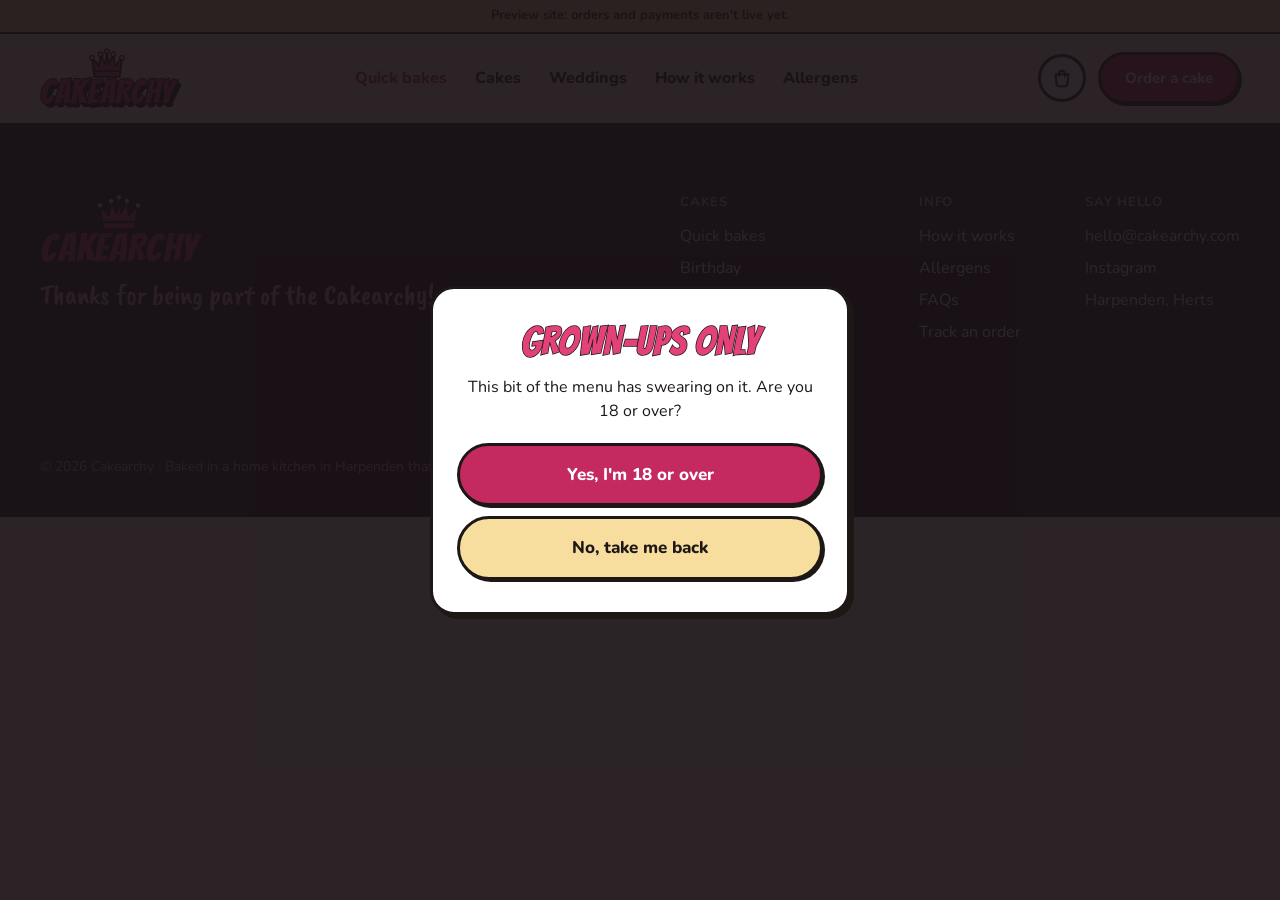
<file: naughty-step.html>
<!DOCTYPE html>
<html lang="en-GB">
<head>
  <meta charset="utf-8">
  <meta name="viewport" content="width=device-width, initial-scale=1">
  <meta name="robots" content="noindex, nofollow">
  <title>The Naughty Step (18+) · Cakearchy</title>
  <link rel="icon" href="assets/favicon.svg" type="image/svg+xml">
  <link rel="preconnect" href="https://fonts.googleapis.com"><link rel="preconnect" href="https://fonts.gstatic.com" crossorigin>
  <link href="https://fonts.googleapis.com/css2?family=Bangers&family=Caveat+Brush&family=Kaushan+Script&family=Nunito:wght@400;700;800&display=swap" rel="stylesheet">
  <link rel="stylesheet" href="css/styles.css?v=14">
  <style>
    .ns-hero { background: var(--ink-900); color: #fff; border-bottom: 3px solid var(--border); }
    .ns-hero .wrap { padding: 56px 20px 48px; display: grid; gap: 14px; max-width: 900px; }
    .ns-hero h1 { color: var(--pink-500); -webkit-text-stroke: 2px #fff; paint-order: stroke fill; }
    .ns-hero p { color: var(--pink-200); font-size: 18px; max-width: 560px; }
    .badge-18 { justify-self: start; background: var(--pink-500); color: #fff; font-family: var(--font-display); font-size: 22px; letter-spacing: .04em; border: 3px solid #fff; border-radius: 999px; padding: 4px 16px; transform: rotate(-4deg); }
    .ns-grid { display: grid; gap: 24px; grid-template-columns: repeat(auto-fill, minmax(240px, 1fr)); }
    .ns-card .pic { position: relative; border-bottom: 3px solid var(--border); }
    .ns-card .pic img { aspect-ratio: 1 / 1; object-fit: cover; width: 100%; display: block; }
    .bleep { position: absolute; left: 50%; bottom: 14px; transform: translateX(-50%) rotate(-3deg); background: var(--ink-900); color: #fff; font-family: var(--font-display); font-size: 22px; letter-spacing: .03em; padding: 6px 14px; border-radius: 10px; border: 2px solid #fff; white-space: nowrap; box-shadow: 3px 3px 0 var(--pink-500); }
    .card-body h3 { font-family: var(--font-display); font-size: 26px; letter-spacing: .02em; line-height: 1.05; }
    .gate { position: fixed; inset: 0; z-index: 100; background: rgba(26, 18, 22, .92); display: grid; place-items: center; padding: 20px; }
    .gate-box { background: var(--bg-surface); border: 3px solid var(--border); border-radius: var(--r-lg); box-shadow: var(--shadow); max-width: 420px; width: 100%; padding: 32px 24px; display: grid; gap: 14px; text-align: center; }
    .gate-box h2 { font-family: var(--font-display); font-size: 40px; line-height: 1; color: var(--pink-500); -webkit-text-stroke: 1.5px var(--ink-900); paint-order: stroke fill; }
    .gate-box .btns { display: grid; gap: 10px; margin-top: 6px; }
    .rules { display: grid; gap: 8px; }
    .rules li { margin-left: 20px; }
  </style>
</head>
<body>
  <div id="site-header"></div>

  <div class="gate" id="gate" role="dialog" aria-modal="true" aria-labelledby="gate-title">
    <div class="gate-box">
      <h2 id="gate-title">GROWN-UPS ONLY</h2>
      <p>This bit of the menu has swearing on it. Are you 18 or over?</p>
      <div class="btns">
        <button class="btn btn-primary btn-lg" id="gate-yes" type="button">Yes, I'm 18 or over</button>
        <a class="btn btn-secondary btn-lg" href="index.html">No, take me back</a>
      </div>
    </div>
  </div>

  <main id="ns-main" hidden>
    <section class="ns-hero">
      <div class="wrap">
        <span class="badge-18">18+</span>
        <h1 class="display-l">THE NAUGHTY STEP</h1>
        <p>Same gorgeous cakes, ruder words. For big birthdays, leaving dos and anyone who's had quite enough, thank you.</p>
      </div>
    </section>

    <section class="section">
      <div class="wrap" style="display:grid;gap:32px">
        <div class="ns-grid" id="ns-grid"></div>

        <div class="notice info"><div><strong>Got your own rude idea?</strong><p>Pick the closest cake and change the wording in the request form. I'll spell it out in full on the cake, bleeps not included.</p></div></div>

        <div class="card" style="padding:24px;gap:10px">
          <h3 style="font-family:var(--font-display);font-size:28px">HOUSE RULES</h3>
          <p>Cheeky is good. Nasty isn't. I won't pipe anything that's:</p>
          <ul class="rules">
            <li>hateful about anyone's race, religion, gender, sexuality or disability</li>
            <li>aimed at a real person to embarrass or upset them</li>
            <li>for a party where kids will see it, unless you're happy to keep it out of sight</li>
          </ul>
          <p class="muted">If I'm not comfortable with a message, I'll ring you and we'll find something just as funny.</p>
        </div>
      </div>
    </section>
  </main>

  <div id="site-footer"></div>
  <script src="js/config.js?v=14"></script>
  <script src="js/site.js?v=14"></script>
  <script>
    document.addEventListener('DOMContentLoaded', () => {
      const { C, money } = window.CA;
      const KEY = 'ca-over18';
      const ok = () => { try { return localStorage.getItem(KEY) === 'yes'; } catch (e) { return false; } };
      const open = () => {
        document.getElementById('gate').remove();
        document.getElementById('ns-main').hidden = false;
        document.getElementById('ns-grid').innerHTML = C.naughty.map(c => `
          <article class="card ns-card">
            <div class="pic"><img src="${c.img}" alt="${c.name} cake" loading="lazy"></div>
            <div class="card-body"><h3>${c.name.toUpperCase()}</h3><p class="muted">${c.desc}</p></div>
            <div class="card-foot"><strong>From ${money(c.from)}</strong>
              <a class="btn btn-primary" href="order.html?occasion=himher&idea=${encodeURIComponent(c.name + ' cake')}">Request this</a></div>
          </article>`).join('');
      };
      if (ok()) open();
      document.getElementById('gate-yes').addEventListener('click', () => { try { localStorage.setItem(KEY, 'yes'); } catch (e) {} open(); });
    });
  </script>
</body>
</html>
</file>
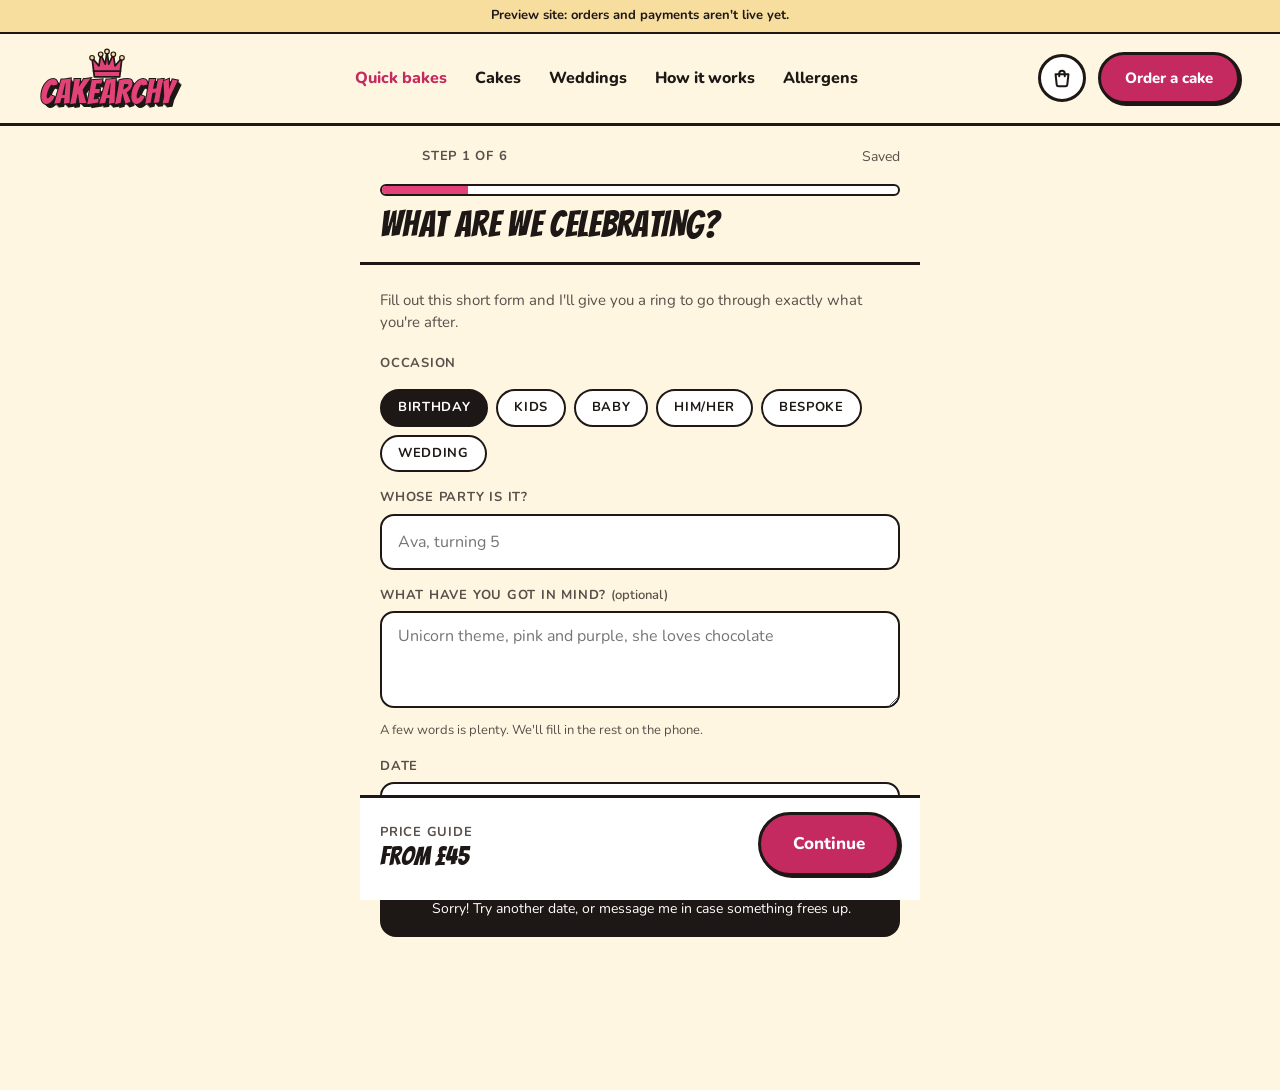
<file: order.html>
<!DOCTYPE html>
<html lang="en-GB">
<head>
  <meta charset="utf-8">
  <meta name="viewport" content="width=device-width, initial-scale=1">
  <title>Order a cake · Cakearchy</title>
  <link rel="icon" href="assets/favicon.svg" type="image/svg+xml">
  <link rel="preconnect" href="https://fonts.googleapis.com"><link rel="preconnect" href="https://fonts.gstatic.com" crossorigin>
  <link href="https://fonts.googleapis.com/css2?family=Bangers&family=Caveat+Brush&family=Kaushan+Script&family=Nunito:wght@400;700;800&display=swap" rel="stylesheet">
  <link rel="stylesheet" href="css/styles.css?v=14">
</head>
<body>
  <div id="site-header"></div>
  <main class="flow" id="flow">
    <div class="flow-head">
      <div class="row"><button class="back" type="button" id="back" aria-label="Back"></button><span class="label" id="step-label">Step 1 of 6</span><span class="small muted" id="saved">Saved</span></div>
      <div class="progress" aria-hidden="true"><span id="bar" style="width:16%"></span></div>
      <h1 class="flow-title" id="step-title"></h1>
    </div>
    <form class="flow-body" id="step" novalidate></form>
    <div class="flow-bar"><div class="total"><span class="label muted">Price guide</span><div class="price" id="price">From £55</div></div><button class="btn btn-primary btn-lg" type="button" id="next">Continue</button></div>
  </main>

  <main class="flow hidden" id="sent" style="background:var(--bg-brand-soft)">
    <div class="flow-body" style="text-align:center;justify-items:center;padding-top:48px">
      <span class="sticker ink tilt-l">Your cake is in the Cakearchy!</span>
      <h1 class="display-xl" style="font-size:60px">REQUEST SENT!</h1>
      <p class="lead" style="color:var(--text)" id="sent-msg"></p>
      <div class="timeline" style="text-align:left;width:100%"><ul id="sent-steps"></ul></div>
      <a class="btn btn-primary btn-lg btn-block" href="track.html">Track your order</a>
      <a class="btn btn-outline btn-lg btn-block" href="index.html">Back to the cakes</a>
    </div>
  </main>

  <script src="js/config.js?v=14"></script>
  <script src="js/site.js?v=14"></script>
  <script src="js/order.js?v=14"></script>
</body>
</html>
</file>
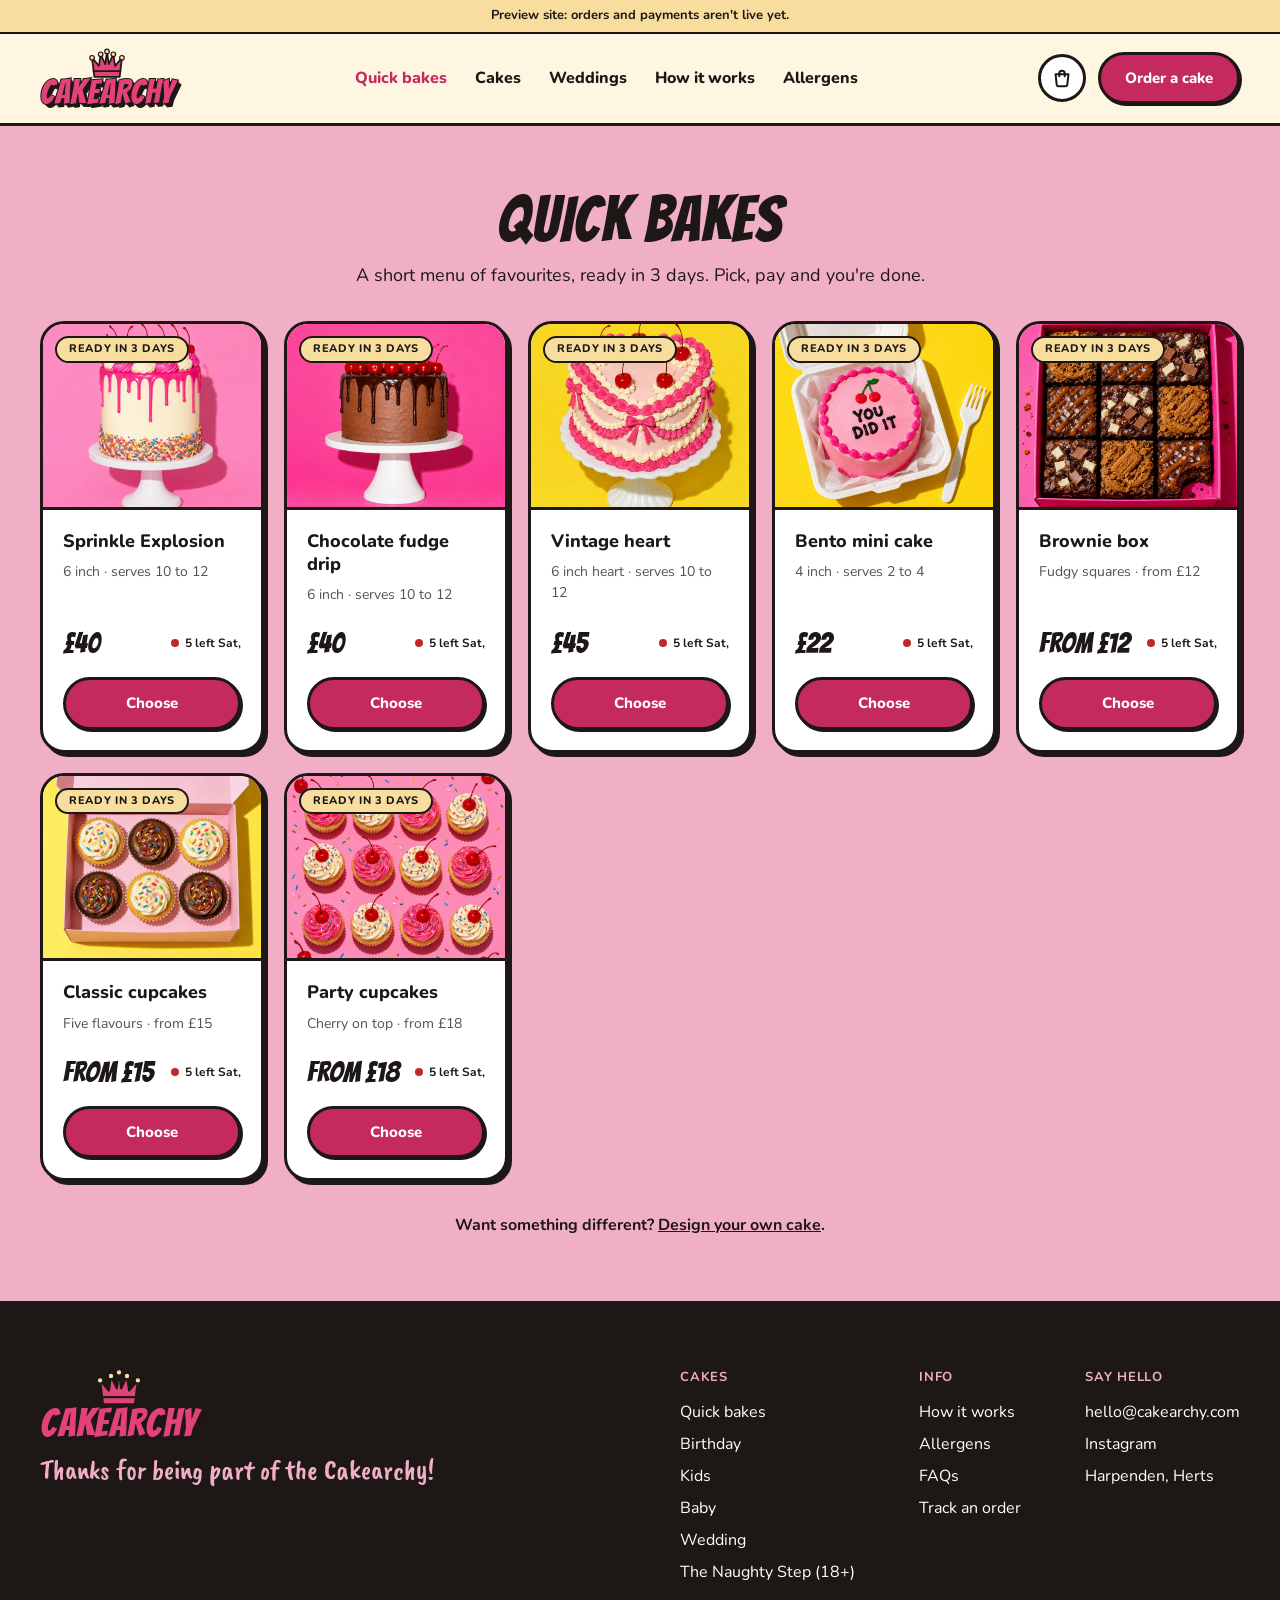
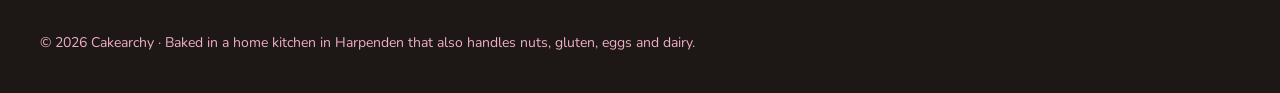
<file: quick-bakes.html>
<!DOCTYPE html>
<html lang="en-GB">
<head>
  <meta charset="utf-8">
  <meta name="viewport" content="width=device-width, initial-scale=1">
  <title>Quick bakes · Cakearchy</title>
  <link rel="icon" href="assets/favicon.svg" type="image/svg+xml">
  <link rel="preconnect" href="https://fonts.googleapis.com"><link rel="preconnect" href="https://fonts.gstatic.com" crossorigin>
  <link href="https://fonts.googleapis.com/css2?family=Bangers&family=Caveat+Brush&family=Kaushan+Script&family=Nunito:wght@400;700;800&display=swap" rel="stylesheet">
  <link rel="stylesheet" href="css/styles.css?v=14">
  <style>
    .product { display: grid; grid-template-columns: 1fr 1fr; gap: 48px; align-items: start; }
    .product .photo { border: 3px solid var(--border); border-radius: 24px; box-shadow: var(--shadow); width: 100%; aspect-ratio: 1; object-fit: cover; position: sticky; top: 110px; }
    .product form { display: grid; gap: 16px; }
    .buybar { display: flex; align-items: center; gap: 16px; padding: 16px 0; border-top: 3px solid var(--border); margin-top: 8px; }
    @media (max-width: 900px) {
      .product { grid-template-columns: 1fr; gap: 20px; }
      .product .photo { position: static; }
      .buybar { position: sticky; bottom: 0; background: var(--bg-surface); margin: 0 -24px; padding: 14px 24px 24px; }
    }
  </style>
</head>
<body>
  <div id="site-header"></div>
  <main>
    <section class="section bg-soft" id="list">
      <div class="wrap">
        <div class="section-head"><h1 class="display-l">QUICK BAKES</h1><p class="lead" style="color:var(--text)">A short menu of favourites, ready in 3 days. Pick, pay and you're done.</p></div>
        <div class="grid-5" id="quick-grid"></div>
        <p style="text-align:center;margin-top:32px;font-weight:700">Want something different? <a href="order.html">Design your own cake</a>.</p>
      </div>
    </section>

    <section class="section hidden" id="detail">
      <div class="wrap product">
        <img class="photo" id="p-img" alt="">
        <form id="p-form">
          <a href="quick-bakes.html" style="font-weight:800">← All quick bakes</a>
          <div class="chips"><span class="tag butter">Ready in 3 days</span><span class="tag pink" id="p-slots"></span></div>
          <h1 class="display-l" id="p-name"></h1>
          <p class="lead" id="p-desc"></p>
          <div><span class="label muted">How many?</span><div class="form-grid" id="p-sizes" style="margin-top:8px"></div></div>
          <div id="p-flav-wrap"><span class="label muted">Flavour</span><div class="chips" id="p-flav" style="margin-top:8px"></div></div>
          <div id="p-col-wrap"><span class="label muted">Colour</span><div class="chips" id="p-col" style="margin-top:8px"></div></div>
          <div class="field hidden" id="p-msg-wrap"><label class="label" for="p-msg">Message on the cake (optional)</label><input class="input" id="p-msg" maxlength="30" placeholder="You're a legend"></div>
          <div class="field"><label class="label" for="p-date">Collection or delivery date</label><input class="input" type="date" id="p-date" required><div id="p-date-msg" style="margin-top:10px"></div></div>
          <div><span class="label muted">Add-ons</span><div class="form-grid" id="p-addons" style="margin-top:8px"></div></div>
          <div id="p-allergy"></div>
          <div class="buybar"><div style="flex:1"><span class="label muted">Price</span><div class="price" id="p-total"></div></div><button class="btn btn-primary btn-lg" type="submit">Add to basket</button></div>
        </form>
      </div>
    </section>
  </main>
  <div id="site-footer"></div>
  <script src="js/config.js?v=14"></script>
  <script src="js/site.js?v=14"></script>
  <script src="js/quick.js?v=14"></script>
</body>
</html>
</file>
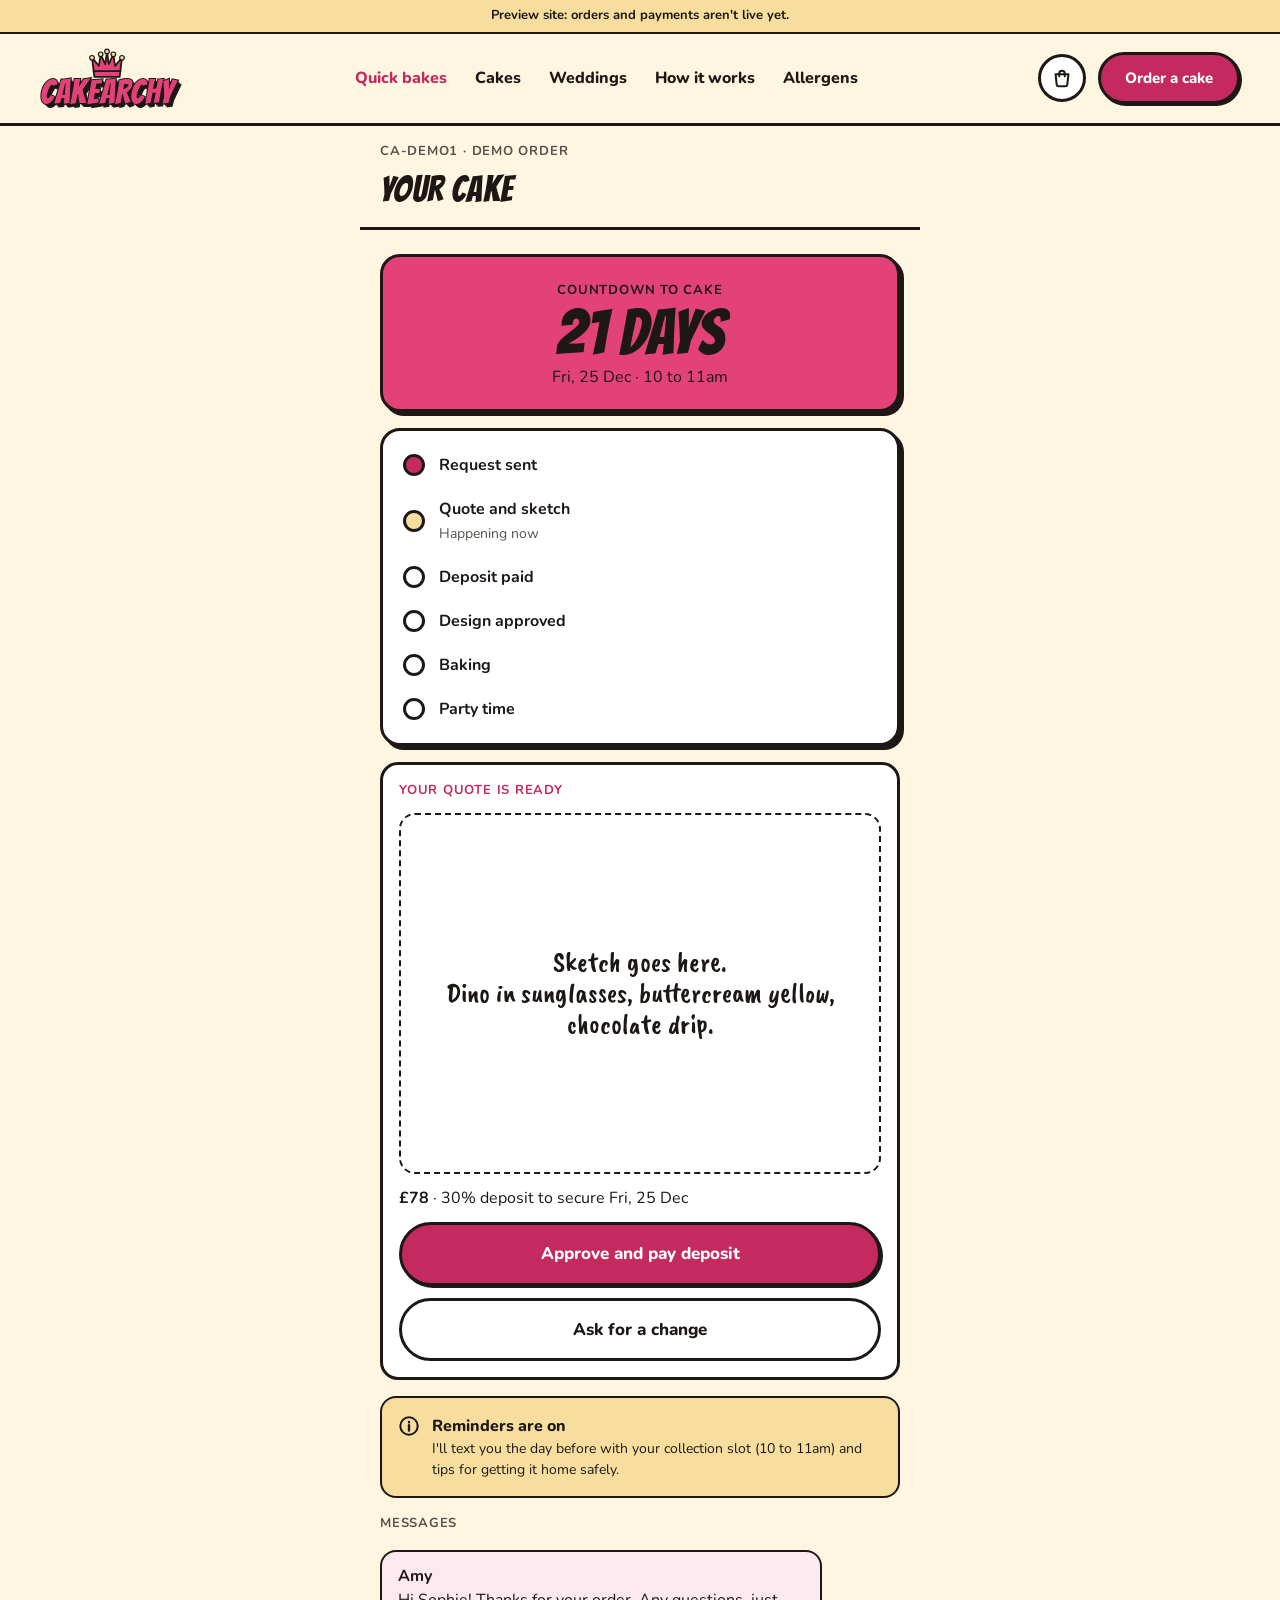
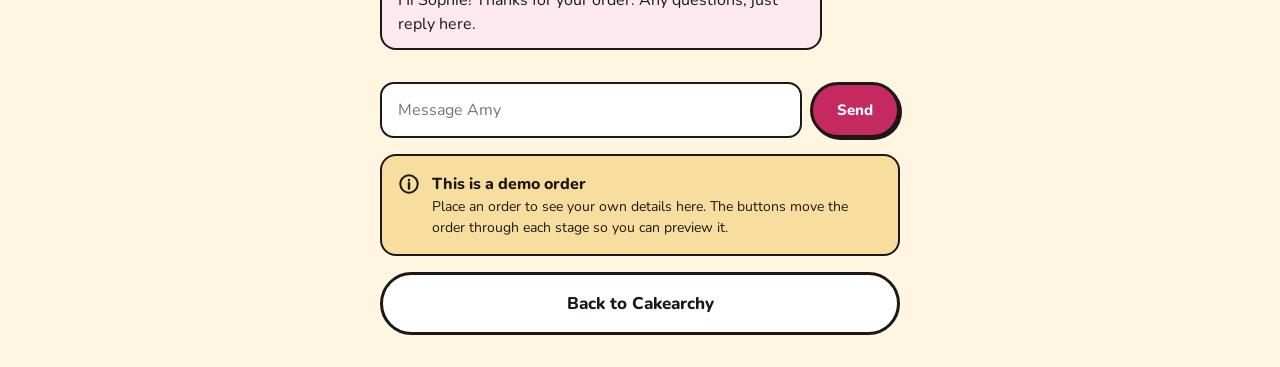
<file: track.html>
<!DOCTYPE html>
<html lang="en-GB">
<head>
  <meta charset="utf-8">
  <meta name="viewport" content="width=device-width, initial-scale=1">
  <title>Your order · Cakearchy</title>
  <link rel="icon" href="assets/favicon.svg" type="image/svg+xml">
  <link rel="preconnect" href="https://fonts.googleapis.com"><link rel="preconnect" href="https://fonts.gstatic.com" crossorigin>
  <link href="https://fonts.googleapis.com/css2?family=Bangers&family=Caveat+Brush&family=Kaushan+Script&family=Nunito:wght@400;700;800&display=swap" rel="stylesheet">
  <link rel="stylesheet" href="css/styles.css?v=14">
  <style>
    .count-box { background: var(--bg-brand); border: 3px solid var(--border); border-radius: 20px; box-shadow: var(--shadow); padding: 20px; text-align: center; }
    .count-box .big { font-family: var(--font-display); font-size: 64px; line-height: 1; }
    .msg { padding: 12px 16px; border: 2px solid var(--border); border-radius: 16px; max-width: 85%; }
    .msg.amy { background: var(--bg-brand-subtle); }
    .msg.me { background: var(--bg-surface); margin-left: auto; }
    .sketch { aspect-ratio: 4/3; border: 2px dashed var(--border); border-radius: 16px; background: var(--bg-surface); display: flex; align-items: center; justify-content: center; text-align: center; padding: 16px; }
  </style>
</head>
<body>
  <div id="site-header"></div>
  <main class="flow">
    <div class="flow-head"><span class="label muted" id="ref">Order</span><h1 class="flow-title" id="title">YOUR ORDER</h1></div>
    <div class="flow-body" id="body"></div>
  </main>
  <script src="js/config.js?v=14"></script>
  <script src="js/site.js?v=14"></script>
  <script>
  document.addEventListener('DOMContentLoaded', () => {
    const { C, $, store, notice, short, daysUntil, addDays, parse } = window.CA;
    const quick = new URLSearchParams(location.search).get('type') === 'quick';
    let o = quick ? store.get('lastQuick', null) : store.get('lastOrder', null);
    const demo = !o;
    if (!o) o = { ref: 'CA-DEMO1', name: 'Sophie Turner', occasion: 'kids', who: 'Ava, turning 5', date: addDays(21), slot: '10 to 11am', price: '£78', get: 'collect' };
    let stage = store.get('trackStage:' + (o.ref || 'quick'), quick ? 3 : 1);
    const days = daysUntil(o.date || (o.items && o.items[0].date));
    const date = o.date || o.items[0].date;
    const stages = quick ? ['Paid', 'Booked in', 'Baking', 'Ready'] : ['Request sent', 'Quote and sketch', 'Deposit paid', 'Design approved', 'Baking', 'Party time'];

    function render() {
      $('#ref').textContent = (o.ref || 'Quick bake') + (demo ? ' · demo order' : '');
      $('#title').textContent = quick ? 'YOUR QUICK BAKE' : 'YOUR CAKE';
      const tl = stages.map((s, i) => `<li class="${i < stage ? 'done' : i === stage ? 'now' : ''}"><span class="d"></span><span><strong>${s}</strong>${i === stage ? '<br><span class="small muted">Happening now</span>' : ''}</span></li>`).join('');
      let action = '';
      if (!quick && stage === 1) action = `
        <div class="summary" style="padding:16px;display:grid;gap:12px"><span class="label brand">Your quote is ready</span>
          <div class="sketch"><span class="hand">Sketch goes here.<br>Dino in sunglasses, buttercream yellow, chocolate drip.</span></div>
          <p><strong>${o.price || '£78'}</strong> · ${C.business.depositPercent}% deposit to secure ${short(date)}</p>
          <button class="btn btn-primary btn-lg btn-block" data-act="approve">Approve and pay deposit</button>
          <button class="btn btn-outline btn-lg btn-block" data-act="change">Ask for a change</button></div>`;
      if (!quick && stage === 2) action = notice('good', 'Deposit paid. Your date is locked in.', `Tweaks welcome until ${(() => { const d = parse(date); d.setDate(d.getDate() - C.business.changeCutoffDays); return d.toLocaleDateString('en-GB', { day: 'numeric', month: 'long' }); })()}.`) + `<button class="btn btn-primary btn-lg btn-block" data-act="next">Approve final design</button>`;
      const reminders = notice('info', 'Reminders are on', `I'll text you the day before with your ${o.get === 'deliver' ? 'delivery' : 'collection'} slot (${o.slot || '10 to 11am'}) and tips for getting it home safely.`);
      $('#body').innerHTML = `
        <div class="count-box"><span class="label">Countdown to cake</span><div class="big">${Math.max(0, days)} DAYS</div><p>${short(date)} · ${o.slot || ''}</p></div>
        <div class="timeline"><ul>${tl}</ul></div>
        ${action}${reminders}
        <span class="label muted">Messages</span>
        <div class="form-grid">
          <div class="msg amy"><strong>Amy</strong><p>Hi ${o.name ? o.name.split(' ')[0] : 'there'}! Thanks for your order. Any questions, just reply here.</p></div>
          <div id="thread"></div>
          <div style="display:flex;gap:8px"><input class="input" id="msg" placeholder="Message Amy"><button class="btn btn-primary" data-act="send">Send</button></div>
        </div>
        ${demo ? notice('info', 'This is a demo order', 'Place an order to see your own details here. The buttons move the order through each stage so you can preview it.') : ''}
        <a class="btn btn-outline btn-lg btn-block" href="index.html">Back to Cakearchy</a>`;
    }
    $('#body').addEventListener('click', e => {
      const a = e.target.dataset.act; if (!a) return;
      if (a === 'approve' || a === 'next') { stage = Math.min(stages.length - 1, stage + 1); store.set('trackStage:' + (o.ref || 'quick'), stage); render(); }
      if (a === 'change') { $('#msg').value = 'Could we change '; $('#msg').focus(); }
      if (a === 'send') { const v = $('#msg').value.trim(); if (!v) return; $('#thread').insertAdjacentHTML('beforeend', `<div class="msg me" style="margin-top:12px"><p>${v.replace(/</g, '&lt;')}</p></div><div class="msg amy" style="margin-top:12px"><p class="small muted">Amy usually replies within ${C.business.replyHours} hours.</p></div>`); $('#msg').value = ''; }
    });
    render();
  });
  </script>
</body>
</html>
</file>
<file: css/styles.css>
/* Cakearchy design tokens. These mirror the Figma variables. */
:root {
  --pink-50: #FCE8EF;
  --pink-200: #F1AEC7;
  --pink-500: #E34278;
  --pink-600: #C42A60;
  --butter-100: #FFF6E1;
  --butter-300: #F7DD9E;
  --cherry-600: #C1282B;
  --ink-600: #5A4F4B;
  --ink-900: #1D1816;
  --white: #FFFFFF;

  --bg-page: var(--butter-100);
  --bg-surface: var(--white);
  --bg-brand: var(--pink-500);
  --bg-brand-soft: var(--pink-200);
  --bg-brand-subtle: var(--pink-50);
  --bg-action: var(--pink-600);
  --bg-accent: var(--butter-300);
  --bg-inverse: var(--ink-900);
  --text: var(--ink-900);
  --text-2: var(--ink-600);
  --text-brand: var(--pink-600);
  --text-inv: var(--white);
  --border: var(--ink-900);

  --s-xs: 4px; --s-sm: 8px; --s-md: 12px; --s-lg: 16px; --s-xl: 24px; --s-2xl: 32px; --s-3xl: 48px; --s-4xl: 64px;
  --r-sm: 8px; --r-md: 16px; --r-lg: 24px; --r-full: 999px;
  --shadow: 4px 4px 0 var(--ink-900);
  --shadow-sm: 2px 2px 0 var(--ink-900);

  --font-display: 'Bangers', 'Impact', sans-serif;
  --font-body: 'Nunito', 'Avenir', system-ui, sans-serif;
  --font-hand: 'Caveat Brush', cursive;
  --font-script: 'Kaushan Script', cursive;

  --max: 1200px;
}

* { box-sizing: border-box; }
html { scroll-behavior: smooth; }
body {
  margin: 0; background: var(--bg-page); color: var(--text);
  font-family: var(--font-body); font-size: 16px; line-height: 1.5;
  -webkit-font-smoothing: antialiased;
}
img { max-width: 100%; display: block; }
a { color: inherit; }
button, input, select, textarea { font: inherit; color: inherit; }
:focus-visible { outline: 3px solid var(--pink-600); outline-offset: 3px; }

.wrap { width: 100%; max-width: calc(var(--max) + 2 * var(--s-xl)); margin: 0 auto; padding: 0 var(--s-xl); }
.sr-only { position: absolute; width: 1px; height: 1px; overflow: hidden; clip: rect(0 0 0 0); white-space: nowrap; }

/* Type */
.display-xl, .display-l, .display-m, h1, h2 { font-family: var(--font-display); font-weight: 400; letter-spacing: 0.01em; line-height: 0.95; margin: 0; }
.display-xl { font-size: clamp(56px, 9vw, 112px); }
.display-l, h2 { font-size: clamp(40px, 5.5vw, 64px); }
.display-m { font-size: clamp(28px, 3.5vw, 40px); }
h3 { font-size: 24px; font-weight: 800; line-height: 1.25; margin: 0; }
h4 { font-size: 18px; font-weight: 800; line-height: 1.3; margin: 0; }
p { margin: 0; }
.lead { font-size: 18px; color: var(--text-2); }
.label { font-size: 13px; font-weight: 700; letter-spacing: 0.06em; text-transform: uppercase; }
.muted { color: var(--text-2); }
.small { font-size: 14px; }
.hand { font-family: var(--font-hand); font-size: 28px; line-height: 1.1; }
.brand { color: var(--text-brand); }

/* Buttons */
.btn {
  display: inline-flex; align-items: center; justify-content: center; gap: 8px;
  border: 3px solid var(--border); border-radius: var(--r-full);
  padding: 12px 24px; font-weight: 800; font-size: 15px; text-decoration: none; cursor: pointer;
  background: var(--bg-surface); color: var(--text); transition: transform .08s ease, box-shadow .08s ease;
  white-space: nowrap;
}
.btn:hover { transform: translate(-1px, -1px); }
.btn:active { transform: translate(2px, 2px); box-shadow: none !important; }
.btn-primary { background: var(--bg-action); color: var(--text-inv); box-shadow: var(--shadow-sm); }
.btn-secondary { background: var(--bg-accent); box-shadow: var(--shadow-sm); }
.btn-outline { background: var(--bg-surface); }
.btn-lg { padding: 16px 32px; font-size: 17px; }
.btn-block { width: 100%; }
.btn[disabled] { opacity: .5; cursor: not-allowed; transform: none; }

/* Chips */
.chips { display: flex; flex-wrap: wrap; gap: 8px; }
.chip {
  border: 2px solid var(--border); background: var(--bg-surface); border-radius: var(--r-full);
  padding: 7px 16px; font-size: 13px; font-weight: 700; letter-spacing: .05em; text-transform: uppercase; cursor: pointer;
}
.chip[aria-pressed="true"], .chip.is-on { background: var(--bg-inverse); color: var(--text-inv); }
.chips-scroll { flex-wrap: nowrap; overflow-x: auto; padding-bottom: 6px; scrollbar-width: none; }
.chips-scroll::-webkit-scrollbar { display: none; }

/* Stickers */
.sticker {
  display: inline-block; font-family: var(--font-hand); font-size: 22px; line-height: 1.1;
  padding: 10px 22px; border: 3px solid var(--border); border-radius: var(--r-lg); box-shadow: var(--shadow);
  background: var(--bg-brand);
}
.sticker.butter { background: var(--bg-accent); }
.sticker.ink { background: var(--bg-inverse); color: var(--text-inv); }
.tilt-l { transform: rotate(-3deg); } .tilt-r { transform: rotate(5deg); }

/* Header */
.site-header { background: var(--bg-page); border-bottom: 3px solid var(--border); position: sticky; top: 0; z-index: 40; }
.site-header .wrap { display: flex; align-items: center; justify-content: space-between; gap: var(--s-xl); padding-top: 14px; padding-bottom: 14px; }
.logo { display: inline-flex; flex-direction: column; align-items: center; gap: 0; text-decoration: none; line-height: 1; }
.logo svg { width: 38px; height: auto; margin-bottom: -4px; position: relative; z-index: 1; }
.wordmark {
  font-family: var(--font-display); font-size: 34px; letter-spacing: .02em; color: var(--pink-500);
  -webkit-text-stroke: 2px var(--ink-900); paint-order: stroke fill;
  /* Stacked shadows make a solid offset block, so no pale gap shows between the outline and the shadow */
  text-shadow: 1px 1px 0 var(--ink-900), 2px 2px 0 var(--ink-900), 3px 3px 0 var(--ink-900), 4px 4px 0 var(--ink-900);
}
.nav { display: flex; align-items: center; gap: 28px; }
.nav a { text-decoration: none; font-weight: 800; }
.nav a.hot { color: var(--text-brand); }
.header-actions { display: flex; align-items: center; gap: 12px; }
.icon-btn {
  position: relative; width: 48px; height: 48px; border-radius: var(--r-full); border: 3px solid var(--border);
  background: var(--bg-surface); display: inline-flex; align-items: center; justify-content: center; cursor: pointer; text-decoration: none;
}
.icon-btn.menu { background: var(--bg-accent); display: none; }
.count {
  position: absolute; top: -6px; right: -6px; min-width: 22px; height: 22px; border-radius: var(--r-full);
  background: var(--bg-action); color: var(--text-inv); border: 2px solid var(--border); font-size: 11px; font-weight: 800;
  display: flex; align-items: center; justify-content: center; padding: 0 4px;
}
.count[hidden] { display: none; }
.mobile-menu { display: none; }
@media (max-width: 960px) {
  .nav, .header-actions .btn { display: none; }
  .icon-btn.menu { display: inline-flex; }
  .wordmark { font-size: 26px; }
  .logo svg { width: 30px; }
  .mobile-menu[data-open="true"] {
    display: flex; flex-direction: column; position: fixed; inset: 0; background: var(--bg-brand); z-index: 60; padding: 16px 20px 32px; overflow-y: auto;
  }
  .mobile-menu .top { display: flex; justify-content: space-between; align-items: center; margin-bottom: 24px; }
  .mobile-menu a.big { font-family: var(--font-display); font-size: 48px; text-decoration: none; border-bottom: 3px solid var(--border); padding: 8px 0; }
}

/* Sections */
section { border-top: 3px solid var(--border); }
section:first-of-type { border-top: 0; }
.section { padding: var(--s-4xl) 0; }
.section-head { text-align: center; display: grid; gap: 12px; justify-items: center; margin-bottom: var(--s-2xl); }
.bg-soft { background: var(--bg-brand-soft); }
.bg-subtle { background: var(--bg-brand-subtle); }
.bg-surface { background: var(--bg-surface); }
.bg-accent { background: var(--bg-accent); }
.bg-ink { background: var(--bg-inverse); color: var(--text-inv); }

/* Hero */
.hero { background: var(--bg-brand-soft); padding: 64px 0 56px; }
.hero-grid { display: grid; grid-template-columns: 1.1fr 1fr; gap: 48px; align-items: center; }
.hero-copy { display: grid; gap: 22px; justify-items: start; }
.hero-copy .lead { color: var(--text); max-width: 520px; font-size: 19px; }
.hero-art { position: relative; aspect-ratio: 1; max-width: 480px; justify-self: center; width: 100%; }
.hero-art .photo { width: 100%; height: 100%; border-radius: 50%; border: 4px solid var(--border); box-shadow: 6px 6px 0 var(--ink-900); object-fit: cover; }
.hero-art .sticker { position: absolute; bottom: 4%; right: -2%; }
.hero-art .badge-logo { position: absolute; left: -4%; bottom: 14%; width: 34%; }
.sparkle { position: absolute; width: 28px; }

/* Party finder */
.finder {
  margin-top: 40px; background: var(--bg-surface); border: 3px solid var(--border); border-radius: var(--r-lg); box-shadow: var(--shadow);
  padding: 16px; display: grid; grid-template-columns: repeat(3, 1fr) auto; gap: 12px; align-items: stretch;
}
.field-box {
  display: flex; align-items: center; gap: 12px; background: var(--bg-page); border: 2px solid var(--border); border-radius: var(--r-md); padding: 10px 14px;
}
.field-box label { display: block; font-size: 11px; font-weight: 700; letter-spacing: .06em; text-transform: uppercase; color: var(--text-2); }
.field-box select, .field-box input { border: 0; background: transparent; font-weight: 800; font-size: 16px; width: 100%; padding: 0; outline: none; }
.field-box > div { flex: 1; min-width: 0; }
.field-box input[type="date"] { text-align: left; -webkit-appearance: none; appearance: none; min-height: 22px; display: block; }
.field-box input[type="date"]::-webkit-date-and-time-value { text-align: left; margin: 0; }
.finder-result { margin-top: 16px; display: flex; flex-wrap: wrap; gap: 16px 24px; align-items: center; min-height: 40px; }
.pill {
  display: inline-flex; align-items: center; gap: 8px; border: 2px solid var(--border); border-radius: var(--r-full); padding: 8px 16px; font-weight: 800; font-size: 15px; background: var(--bg-accent);
}
.pill.good { background: var(--bg-accent); }
.pill.warn { background: var(--bg-inverse); color: var(--text-inv); }
.pill.info { background: var(--bg-surface); }
@media (max-width: 960px) {
  .hero { padding: 32px 0 48px; }
  .hero > .wrap { display: flex; flex-direction: column; }
  .hero-grid { display: contents; }
  .hero-copy { order: 1; }
  .finder { order: 2; grid-template-columns: 1fr; margin-top: 24px; }
  .finder-result { order: 3; }
  .hero-art { order: 4; max-width: 320px; margin-top: 32px; }
}
.qb .card-body { flex: 0 0 auto; }
.qb .card-foot { margin-top: auto; padding-top: 4px; }

/* Occasion tiles */
.tiles { display: grid; grid-template-columns: repeat(8, 1fr); gap: 14px; }
.tile-naughty { background: var(--ink-900); }
.tile-naughty strong { color: var(--pink-500); }
.tile-naughty span { color: var(--pink-200); }
.tile-naughty .tile-18 { aspect-ratio: 1 / 0.9; border-bottom: 3px solid var(--border); background: var(--pink-500); display: grid; place-content: center; justify-items: center; gap: 8px; padding: 10px; text-align: center; }
.tile-naughty .pill18 { font-family: var(--font-display); font-size: 40px; line-height: 1; color: #fff; background: var(--ink-900); border: 3px solid #fff; border-radius: 999px; padding: 6px 16px; letter-spacing: .02em; transform: rotate(-6deg); }
.tile-naughty .tile-hush { color: var(--ink-900); font-size: 12px; font-weight: 800; letter-spacing: .04em; text-transform: uppercase; line-height: 1.25; }
.tile { background: var(--bg-surface); border: 3px solid var(--border); border-radius: 20px; overflow: hidden; box-shadow: var(--shadow); text-decoration: none; transition: transform .1s; }
.tile:hover { transform: translate(-2px, -2px); }
.tile img { aspect-ratio: 1 / 0.9; object-fit: cover; width: 100%; border-bottom: 3px solid var(--border); }
.tile div { padding: 12px 14px; }
.tile strong { font-family: var(--font-display); font-weight: 400; font-size: 26px; display: block; line-height: 1; }
.tile span { font-size: 12px; font-weight: 700; letter-spacing: .06em; text-transform: uppercase; color: var(--text-brand); }
@media (max-width: 1100px) { .tiles { grid-auto-flow: column; grid-auto-columns: 160px; grid-template-columns: none; overflow-x: auto; padding: 4px 4px 12px; scroll-snap-type: x mandatory; } .tile { scroll-snap-align: start; } }

/* Cards */
.card { background: var(--bg-surface); border: 3px solid var(--border); border-radius: var(--r-lg); box-shadow: var(--shadow); overflow: hidden; display: flex; flex-direction: column; }
.card > img { aspect-ratio: 1 / 0.85; object-fit: cover; width: 100%; border-bottom: 3px solid var(--border); }
.card-body { padding: 20px; display: grid; gap: 8px; flex: 1; align-content: start; }
.card-foot { display: flex; justify-content: space-between; align-items: center; gap: 12px; margin-top: auto; padding: 0 20px 20px; }
.grid-3 { display: grid; grid-template-columns: repeat(3, 1fr); gap: 28px; }
.grid-4 { display: grid; grid-template-columns: repeat(4, 1fr); gap: 20px; }
.grid-5 { display: grid; grid-template-columns: repeat(5, 1fr); gap: 20px; }
.grid-2 { display: grid; grid-template-columns: repeat(2, 1fr); gap: 28px; }
@media (max-width: 1100px) { .grid-5 { grid-auto-flow: column; grid-auto-columns: 240px; grid-template-columns: none; overflow-x: auto; padding: 4px 4px 12px; } }
@media (max-width: 900px) { .grid-3, .grid-4, .grid-2 { grid-template-columns: 1fr; } }
.tag { display: inline-block; border: 2px solid var(--border); border-radius: var(--r-full); padding: 3px 12px; font-size: 11px; font-weight: 800; letter-spacing: .06em; text-transform: uppercase; background: var(--bg-surface); }
.tag.butter { background: var(--bg-accent); }
.tag.pink { background: var(--bg-brand-subtle); }
.qb { position: relative; }
.qb .tag.butter { position: absolute; top: 12px; left: 12px; }
.price { font-family: var(--font-display); font-size: 28px; line-height: 1; }
.slots { font-size: 12px; font-weight: 700; display: inline-flex; align-items: center; gap: 6px; }
.slots::before { content: ''; width: 8px; height: 8px; border-radius: 50%; background: var(--cherry-600); }
.slots.none::before { background: var(--ink-600); }

/* Lead times */
.lead-card { border: 3px solid var(--border); border-radius: 20px; padding: 24px; display: grid; gap: 8px; align-content: start; }
.lead-card .big { font-family: var(--font-display); font-size: 40px; line-height: 1; }
.banner { margin-top: 24px; background: var(--bg-inverse); color: var(--text-inv); border-radius: 20px; padding: 24px 32px; display: flex; gap: 24px; align-items: center; justify-content: space-between; flex-wrap: wrap; }

/* Steps */
.step-card { background: var(--bg-surface); border: 3px solid var(--border); border-radius: var(--r-lg); box-shadow: var(--shadow); padding: 28px; display: grid; gap: 12px; align-content: start; }
.num { width: 56px; height: 56px; border-radius: 50%; background: var(--bg-brand); border: 3px solid var(--border); display: flex; align-items: center; justify-content: center; font-family: var(--font-display); font-size: 30px; }

/* Notices */
.notice { display: flex; gap: 12px; padding: 16px; border: 2px solid var(--border); border-radius: var(--r-md); background: var(--bg-accent); }
.notice.good { background: var(--bg-brand-soft); }
.notice.warn { background: var(--bg-inverse); color: var(--text-inv); }
.notice.info { background: var(--bg-accent); }
.notice strong { display: block; font-weight: 800; }
.notice p { font-size: 14px; }
.notice svg { flex: 0 0 22px; margin-top: 1px; }

/* Forms */
.form-grid { display: grid; gap: 16px; }
.field label, .field .label { display: block; margin-bottom: 6px; color: var(--text-2); }
.input, textarea.input, select.input {
  width: 100%; border: 2px solid var(--border); border-radius: 14px; background: var(--bg-surface); padding: 14px 16px; font-size: 16px; outline: none;
}
.input:focus { box-shadow: var(--shadow-sm); }
.choice {
  display: flex; align-items: center; gap: 14px; padding: 16px; border: 2px solid var(--border); border-radius: 18px; background: var(--bg-surface); cursor: pointer;
}
.choice input { position: absolute; opacity: 0; pointer-events: none; }
.choice .dot { flex: 0 0 26px; height: 26px; border: 2.5px solid var(--border); border-radius: 50%; background: var(--bg-surface); display: flex; align-items: center; justify-content: center; }
.choice .box { flex: 0 0 26px; height: 26px; border: 2.5px solid var(--border); border-radius: 8px; background: var(--bg-surface); display: flex; align-items: center; justify-content: center; }
.choice .txt { flex: 1; }
.choice .txt strong { display: block; font-weight: 800; }
.choice .txt small { color: var(--text-2); font-size: 14px; }
.choice .amt { font-weight: 800; color: var(--text-brand); white-space: nowrap; }
.choice:has(input:checked) { background: var(--bg-brand-subtle); border-width: 3px; box-shadow: var(--shadow-sm); }
.choice:has(input[type=radio]:checked) .dot::after { content: ''; width: 13px; height: 13px; border-radius: 50%; background: var(--bg-action); }
.choice:has(input[type=checkbox]:checked) .box { background: var(--bg-action); }
.choice:has(input[type=checkbox]:checked) .box::after { content: ''; width: 12px; height: 7px; border-left: 3px solid #fff; border-bottom: 3px solid #fff; transform: rotate(-45deg) translate(1px, -1px); }
.choice:has(input:focus-visible) { outline: 3px solid var(--pink-600); outline-offset: 3px; }
.upload { border: 2px dashed var(--border); border-radius: 18px; background: var(--bg-brand-subtle); padding: 24px; text-align: center; display: grid; gap: 6px; justify-items: center; cursor: pointer; }
.thumbs { display: flex; gap: 10px; flex-wrap: wrap; }
.thumbs button { padding: 0; border: 2px solid var(--border); border-radius: 14px; overflow: hidden; width: 80px; height: 80px; cursor: pointer; background: none; }
.thumbs button[aria-pressed="true"] { border: 4px solid var(--pink-600); }
.thumbs img { width: 100%; height: 100%; object-fit: cover; }

/* Flow pages (order, basket) */
.flow { max-width: 560px; margin: 0 auto; min-height: 100vh; display: flex; flex-direction: column; background: var(--bg-page); }
.flow-head { padding: 16px 20px 20px; border-bottom: 3px solid var(--border); display: grid; gap: 12px; background: var(--bg-page); position: sticky; top: var(--header-h, 0px); z-index: 10; }
.flow-head .row { display: flex; align-items: center; gap: 12px; }
.flow-head .row .label { flex: 1; color: var(--text-2); }
.back { background: none; border: 0; padding: 4px; cursor: pointer; display: inline-flex; }
.progress { height: 12px; border: 2px solid var(--border); border-radius: var(--r-full); background: var(--bg-surface); overflow: hidden; }
.progress span { display: block; height: 100%; background: var(--bg-brand); transition: width .3s ease; }
.flow-title { font-family: var(--font-display); font-size: 36px; line-height: .95; }
.flow-body { padding: 24px 20px 32px; display: grid; gap: 16px; flex: 1; align-content: start; }
.flow-bar { position: sticky; bottom: 0; background: var(--bg-surface); border-top: 3px solid var(--border); padding: 14px 20px 24px; display: flex; align-items: center; gap: 12px; }
.flow-bar .total { flex: 1; }
.flow-bar .total .price { font-size: 26px; }
.summary { border: 3px solid var(--border); border-radius: 18px; background: var(--bg-surface); overflow: hidden; }
.summary .row { display: flex; gap: 12px; padding: 12px 16px; border-top: 1px solid var(--pink-200); align-items: start; }
.summary .row:first-child { border-top: 0; }
.summary .row div { flex: 1; }
.summary .edit { font-weight: 800; color: var(--text-brand); font-size: 14px; background: none; border: 0; text-decoration: underline; cursor: pointer; }
.hidden { display: none !important; }

/* Timeline */
.timeline { background: var(--bg-surface); border: 3px solid var(--border); border-radius: 20px; box-shadow: var(--shadow); padding: 12px 20px; }
.timeline li { list-style: none; display: flex; gap: 14px; align-items: center; padding: 10px 0; }
.timeline ul { margin: 0; padding: 0; }
.timeline .d { flex: 0 0 22px; height: 22px; border-radius: 50%; border: 3px solid var(--border); background: var(--bg-surface); }
.timeline .done .d { background: var(--bg-action); }
.timeline .now .d { background: var(--bg-accent); }

/* FAQ */
.faq { max-width: 800px; margin: 0 auto; display: grid; gap: 12px; }
.faq details { border: 2px solid var(--border); border-radius: var(--r-md); background: var(--bg-surface); padding: 18px 24px; }
.faq details[open] { background: var(--bg-brand-subtle); }
.faq summary { font-weight: 800; font-size: 18px; cursor: pointer; list-style: none; display: flex; justify-content: space-between; gap: 16px; }
.faq summary::after { content: '+'; font-size: 24px; line-height: 1; }
.faq details[open] summary::after { content: '×'; }
.faq p { margin-top: 8px; color: var(--text-2); }

/* Footer */
.site-footer { background: var(--bg-inverse); color: var(--text-inv); border-top: 3px solid var(--border); padding: 64px 0 40px; }
.footer-top { display: flex; justify-content: space-between; gap: 40px; flex-wrap: wrap; }
.footer-cols { display: flex; gap: 64px; flex-wrap: wrap; }
.footer-cols h5 { margin: 0 0 12px; color: var(--pink-200); font-size: 13px; letter-spacing: .06em; }
.footer-cols a { display: block; text-decoration: none; margin-bottom: 8px; }
.site-footer .legal { margin-top: 40px; color: var(--pink-200); font-size: 14px; }

/* Misc */
.ig-grid { display: grid; grid-template-columns: repeat(4, 1fr); gap: 20px; }
.ig-grid img { border: 3px solid var(--border); border-radius: 24px; aspect-ratio: 1; object-fit: cover; }
@media (max-width: 760px) { .ig-grid { grid-template-columns: repeat(2, 1fr); gap: 12px; } }
.split { display: grid; grid-template-columns: 1fr 1fr; gap: 64px; align-items: center; }
@media (max-width: 900px) { .split { grid-template-columns: 1fr; gap: 32px; } .section { padding: 56px 0; } }
.toast { position: fixed; left: 50%; bottom: 24px; transform: translateX(-50%); background: var(--bg-inverse); color: var(--text-inv); padding: 12px 20px; border-radius: var(--r-full); border: 2px solid var(--border); font-weight: 800; z-index: 80; box-shadow: var(--shadow); }
.site-footer .logo svg { width: 48px; }
.mock-banner { background: var(--bg-accent); border-bottom: 2px solid var(--border); text-align: center; font-size: 13px; font-weight: 700; padding: 6px 12px; }

.intro-line { margin: 0 0 4px; font-size: 15px; }
textarea.input { resize: vertical; min-height: 88px; line-height: 1.4; padding-top: 12px; }
.field small.muted { display: block; margin-top: 6px; font-size: 13px; }
</file>
